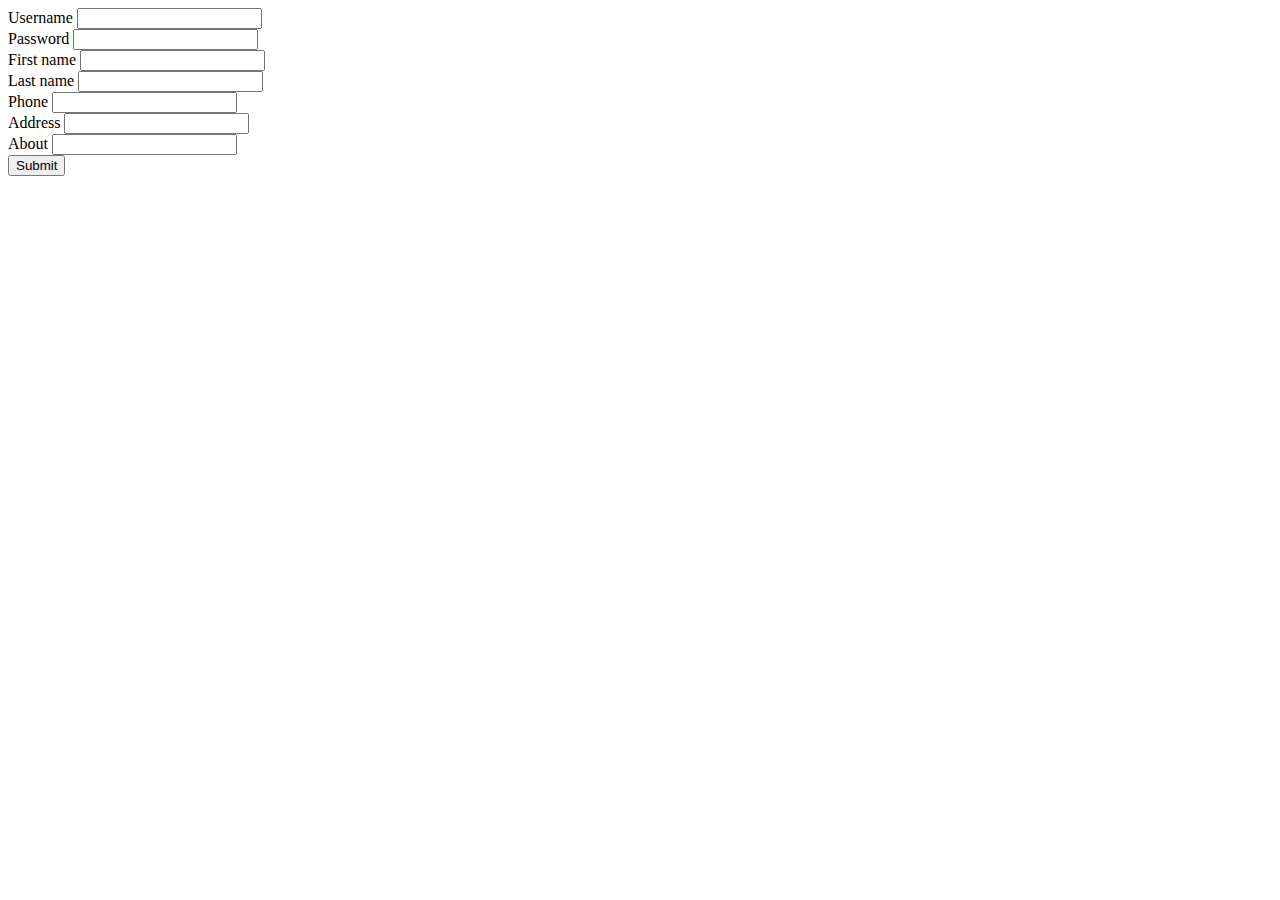
<file: signup.html>
<!DOCTYPE html>
<html lang="en">

<head>
    <meta charset="UTF-8">
    <meta http-equiv="X-UA-Compatible" content="IE=edge">
    <meta name="viewport" content="width=device-width, initial-scale=1.0">

    <link href="https://cdn.jsdelivr.net/npm/bootstrap@5.0.1/dist/css/bootstrap.min.css" rel="stylesheet" integrity="sha384-+0n0xVW2eSR5OomGNYDnhzAbDsOXxcvSN1TPprVMTNDbiYZCxYbOOl7+AMvyTG2x" crossorigin="anonymous">

    <title>Profile</title>
</head>

<body>
    <div class="container mt-5" style="max-width: 50%;">
        <form action="signup.php" method="POST">
            <div class="mb-3">
                <label for="username" class="form-label">Username</label>
                <input type="text" class="form-control" name="username" id="username" required>
            </div>

            <div class="mb-3">
                <label for="password" class="form-label">Password</label>
                <input type="password" class="form-control" name="password" id="password" required>
            </div>

            <div class="row">
                <div class="col">
                    <label for="password1" class="form-label">First name</label>
                    <input type="text" class="form-control" name="firstname" aria-label="First name" required>
                </div>
                <div class="col">
                    <label for="password2" class="form-label">Last name</label>
                    <input type="text" class="form-control" name="lastname" aria-label="Last name" required>
                </div>
            </div>

            <div class="mb-3">
                <label for="phone" class="form-label">Phone</label>
                <input type="text" class="form-control" name="phone" id="phone" required>
            </div>

            <div class="mb-3">
                <label for="address" class="form-label">Address</label>
                <input type="text" class="form-control" id="address" name="address" required>
            </div>

            <div class="mb-3">
                <label for="about" class="form-label">About</label>
                <input type="text" class="form-control" id="about" name="about" required>
            </div>

            <button type="submit" class="btn btn-primary">Submit</button>
        </form>
    </div>

    <script src="https://cdn.jsdelivr.net/npm/bootstrap@5.0.1/dist/js/bootstrap.bundle.min.js" integrity="sha384-gtEjrD/SeCtmISkJkNUaaKMoLD0//ElJ19smozuHV6z3Iehds+3Ulb9Bn9Plx0x4" crossorigin="anonymous"></script>
</body>

</html>
</file>
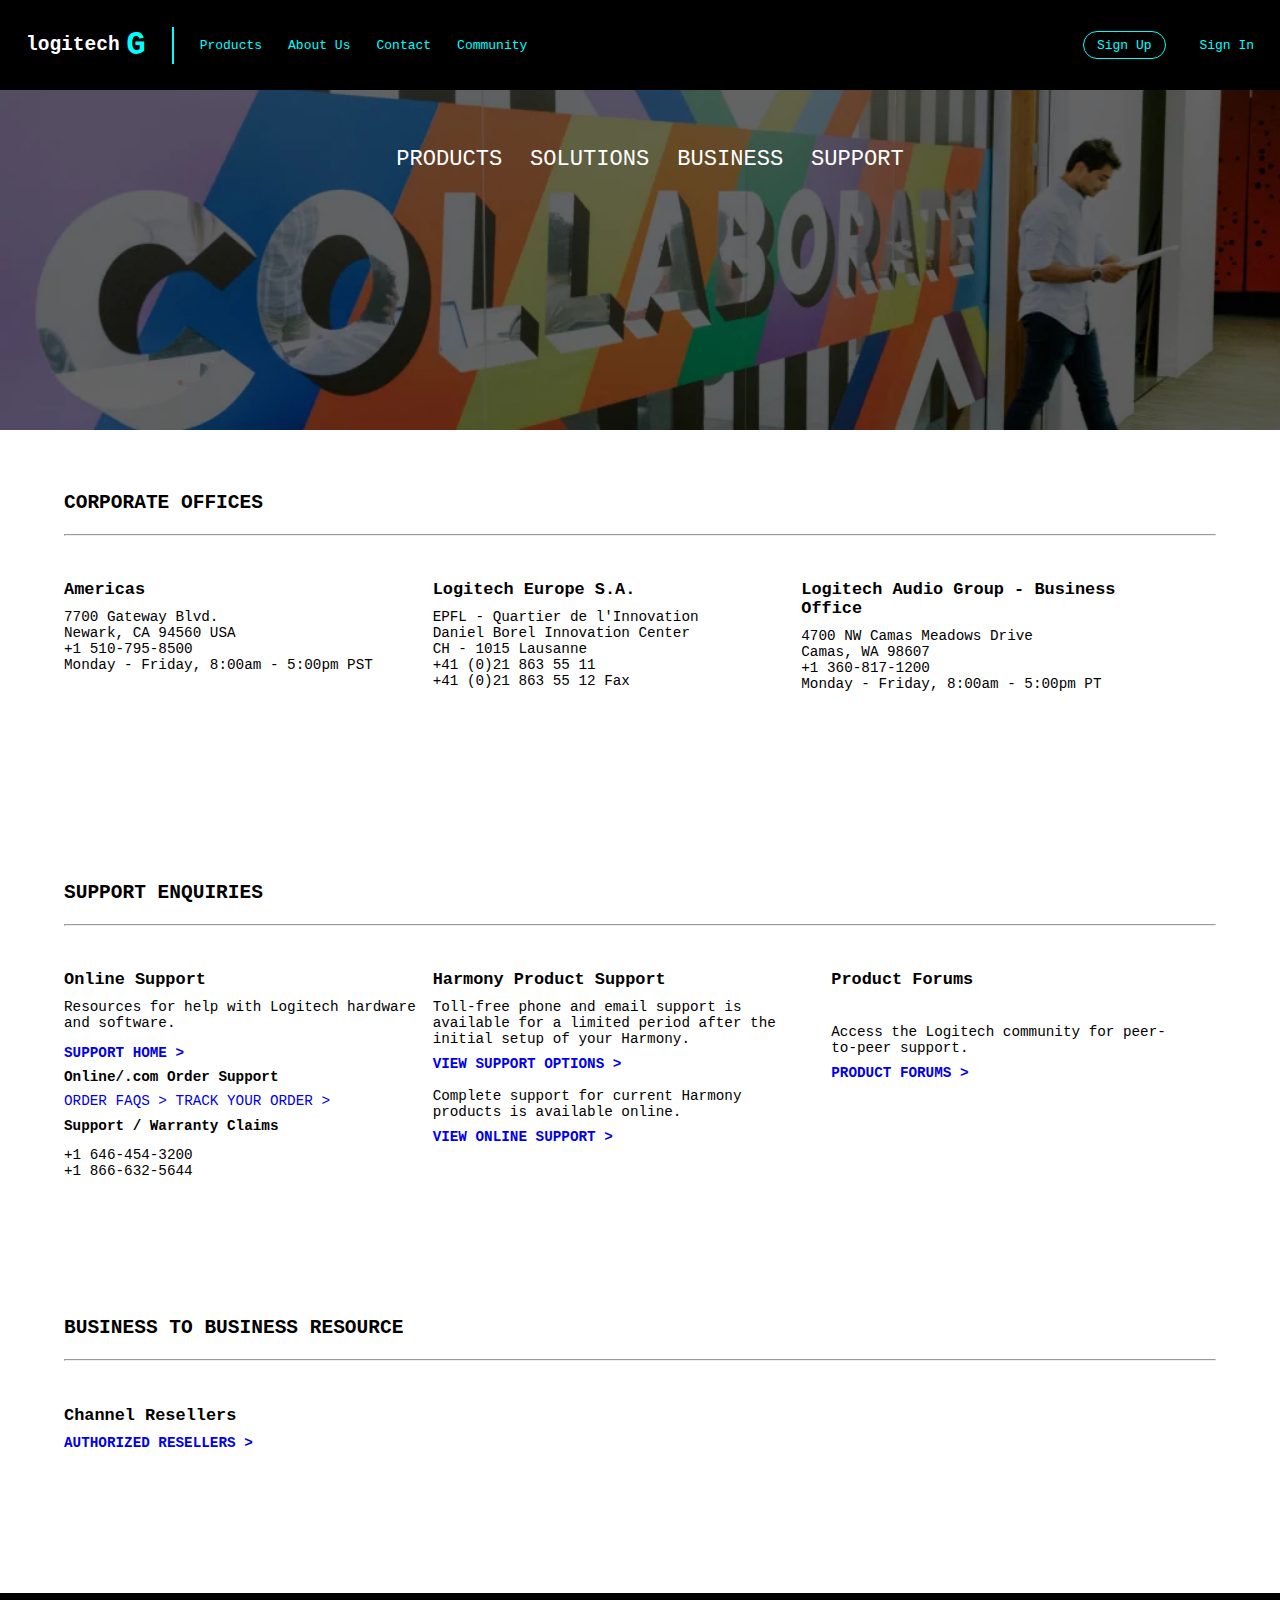
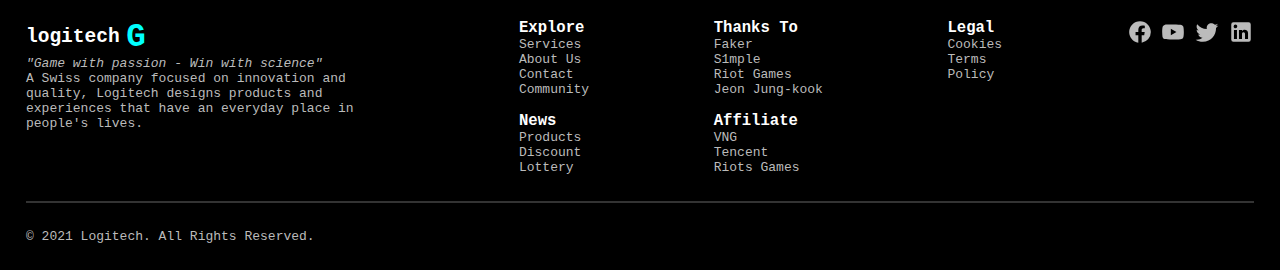
<file: contact/contact.html>
<!DOCTYPE html>
<html>
    <head>
        <meta charset="UTF-8">
        <meta http-equiv="X-UA-Compatible" content="IE=edge">
        <meta name="viewport" content="width=device-width, initial-scale=1.0">
        <link rel="stylesheet" href="./assets/css/contact-style.css">

        <title> Contact Us </title>
    </head>

    <body>
        <nav>
            <input type="checkbox">
            <svg viewBox="0 0 24 24">
                <path fill="currentColor" d="M22 13C22 14.11 21.11 15 20 15H4C2.9 15 2 14.11 2 13S2.9 11 4 11H13L15.5 13L18 11H20C21.11 11 22 11.9 22 13M12 3C3 3 3 9 3 9H21C21 9 21 3 12 3M3 18C3 19.66 4.34 21 6 21H18C19.66 21 21 19.66 21 18V17H3V18Z" />
            </svg>

            <ul>
                <li><a href="../index.html"><span>logitech</span><span>G</span></a></li>
                <li><a href="../products/product.html">Products</a></li>
                <li><a href="#">About Us</a></li>
                <li><a href="./contact.html">Contact</a></li>
                <li><a href="#">Community</a></li>

                <li class="last-nav-li hidden"><a href="#" class="button-style-2">Sign Up</a></li>
                <li class="last-nav-li hidden"><a href="#" onclick="show('popup1')">Sign In</a></li>
            </ul>

            <div>
                <a href="#" class="button-style-2">Sign Up</a>
                <a href="#" onclick="show('popup1')">Sign In</a>
            </div>
        </nav>

        <div class="main-s">
            <div class="main-banner-s">
                <div class="banner-image-s">
                    <img src="./assets/images/about-contact-hero.webp" alt="about-contact-us">
                    <div class="contact-items-s">
                        <p class="contact-item-s dropdown-products" onmouseover="handleDropdown('dropdown-products')" onmouseout="hideDropdown('dropdown-products')" 
                            onclick="expandDropdown('dropdown-products')"> PRODUCTS</P>
                            <div class="dropdown-expand dropdown-products-expand"></div>
                        <p class="contact-item-s dropdown-solutions" onmouseover="handleDropdown('dropdown-solutions')" onmouseout="hideDropdown('dropdown-solutions')"
                            onclick="expandDropdown('dropdown-solutions')"> SOLUTIONS</P>
                            <div class="dropdown-expand dropdown-solutions-expand"></div>
                        <p class="contact-item-s dropdown-business" onmouseover="handleDropdown('dropdown-business')" onmouseout="hideDropdown('dropdown-business')"
                            onclick="expandDropdown('dropdown-business')" > BUSINESS</P>
                            <div class="dropdown-expand dropdown-business-expand"></div>
                        <p class="contact-item-s dropdown-support" onmouseover="handleDropdown('dropdown-support')" onmouseout="hideDropdown('dropdown-support')"
                            onclick="expandDropdown('dropdown-support')" > SUPPORT</P>
                            <div class="dropdown-expand dropdown-support-expand"></div>
                    </div>
                    <div class="contact-info-dropdown-s dropdown-products" >
                        <div class="dropdown-inner">
                            <div class="dropdown-info-item-s dropdown-gap-1"></div>
                            <div class="dropdown-info-item-s dropdown-col-1">
                                <div class="dropdown-mice-key">
                                    <h4> MICE + KEYBOARDS </h4>
                                    <p> <a href="#"> Mice </a> </p>
                                    <p> <a href="#"> Combos </a> </p>
                                    <p> <a href="#"> Keyboards </a> </p>
                                    <p> <a href="#"> Ipad Keyboards </a> </p>
                                    <p> <a href="#"> Tablet Keyboards </a> </p>
                                </div>
                                <div class="dropdown-pre-remt">
                                    <h4> PRESENTATION REMOTE </h4>
                                    <p> <a href="#"> Spotlights </a> </p> 
                                    <p> <a href="#"> All presentations remotes </a> </p> 
                                </div>
                            </div>
                            <div class="dropdown-info-item-s dropdown-col-2">
                                <div class="dropdown-mob-devices">
                                    <h4> MOBILE DEVICES </h4>
                                    <p> <a href="#"> iPad Keyboards </a> </p>
                                    <p> <a href="#"> iPad Accessories </a> </p>
                                    <p> <a href="#"> Tablets Keyboards </a> </p>
                                    <p> <a href="#"> Smart Accessories </a> </p>
                                </div>  
                                <div class="dropdown-wire-charging"></div>
                            </div>
                            <div class="dropdown-info-item-s dropdown-col-3"></div>
                            <div class="dropdown-info-item-s dropdown-col-4"></div>
                            <div class="dropdown-info-item-s dropdown-col-5"></div>
                        </div>
                    </div>
                    <div class="contact-info-dropdown-s dropdown-solutions">
                        <div class="dropdown-inner">
                            <div class="dropdown-info-item-s dropdown-col-1">
                                <div class="dropdown-master-series">
                                    <h4> MASTER SERIES </h4>
                                    <p> <a href="#"> MX For Coding </a> </p>
                                    <p> <a href="#"> MX For Creativity </a> </p>
                                    <p> <a href="#"> Master Series Products </a> </p>
                                    <p> <a href="#"> Smart Accessories </a> </p>
                                </div>  
                                <div class="dropdown-work-with">
                                    <h4> WORK WITH </h4>
                                    <p> <a href="#"> Apple </a> </p>
                                    <p> <a href="#"> ChromeBook </a> </p>
                                </div>  
                            </div>
                        </div>
                    </div>
                    <div class="contact-info-dropdown-s dropdown-business">
                        <div class="dropdown-inner">
                            <div class="dropdown-info-item-s dropdown-col-1">
                                <div class="dropdown-business">
                                    <h4> VIDEO CONFERENCE </h4>
                                    <p> <a href="#"> Overviews </a> </p>
                                    <p> <a href="#"> Products </a> </p>
                                    <p> <a href="#"> Resources </a> </p>
                                    <p> <a href="#"> Partners </a> </p>
                                    <p> <a href="#"> Contact Sales </a> </p>
                                    <p> <a href="#"> Find a Reseller </a> </p>
                                    <p> <a href="#"> Trading Programs </a> </p>
                                </div>  
                            </div>
                        </div>
                    </div>
                    <div class="contact-info-dropdown-s dropdown-support">
                        <div class="dropdown-inner">
                            <div class="dropdown-info-item-s dropdown-col-1">
                                <div class="dropdown-support">
                                    <h4> SUPPORT </h4>
                                    <p> <a href="#"> Support Home </a> </p>
                                    <p> <a href="#"> Register a Products </a> </p>
                                    <p> <a href="#"> Downloads </a> </p>
                                    <p> <a href="#"> Partners </a> </p>
                                    <p> <a href="#"> Contact Sales </a> </p>
                                    <p> <a href="#"> Find a Reseller </a> </p>
                                    <p> <a href="#"> Trading Programs </a> </p>
                                </div>  
                            </div>
                            <div class="dropdown-info-item-s dropdown-col-2">
                                <div class="dropdown-business-support">
                                    <h4> BUSINESS SUPPORT </h4>
                                    <p> <a href="#"> Support Home </a> </p>
                                    <p> <a href="#"> Register a Products </a> </p>
                                    <p> <a href="#"> Downloads </a> </p>
                                    <p> <a href="#"> Partners </a> </p>
                                    <p> <a href="#"> Contact Sales </a> </p>
                                    <p> <a href="#"> Find a Reseller </a> </p>
                                    <p> <a href="#"> Trading Programs </a> </p>
                                </div>  
                            </div>
                        </div>
                    </div>
                    <script>
                    /*
                        function expandDropdown(className) {
                            let w = window.innerWidth;
                            if(w > 600) return ;

                            let newClassName = className + "-expand";
                            let expDropdown = document.getElementsByClassName(newClassName)[0];
                            if(expDropdown.innerHTML !== "") {
                                expDropdown.innerHTML = "";
                                return;
                            } 
                            let dropDownInfo = document.getElementsByClassName(className)[1].cloneNode(true);
                            let disp = dropDownInfo.style.display ;
                            disp = "none" ? "block" : "none";
                            dropDownInfo.style.display  = disp;
                            document.getElementsByClassName(newClassName)[0].appendChild(dropDownInfo);
                            //dropDownInfo.style.display = "none";

                        } */
                        function handleDropdown(className) {
                            let w = window.innerWidth;
                            if(w < 600) return ;
                            document.getElementsByClassName(className+"-expand")[0].innerHTML = "";

                            let dropDownInfo = document.getElementsByClassName(className)[1];
                            dropDownInfo.setAttribute("onmouseover", "showDropdown('"+className+"')");
                            dropDownInfo.setAttribute("onmouseout", "hideDropdown('"+className+"')");
                            showDropdown(className);
                        }

                        function showDropdown(className) {
                            let dropDown = document.getElementsByClassName(className)[1];
                            dropDown.style.display = "flex";
                        }
                        function hideDropdown(className) {
                            let w = window.innerWidth;
                            if(w < 600) return ;
                            document.getElementsByClassName(className+"-expand")[0].innerHTML = "";
                            let dropDown = document.getElementsByClassName(className)[1];
                            dropDown.style.display = "none";
                        }
                    </script>
                </div>
                
            </div>
            <div class="main-info-s">
                <div class="main-info-s-1">
                    <h2> CORPORATE OFFICES </h2>
                    <div class="top-blank-s"></div>
                    <hr >
                    <div class="bottom-blank-s"></div>
                    <div class="info-content-s">
                        <div class="info-col-1s info-col-s-1">
                            <p class="info-col-title-s"> <b> Americas </b> </p>
                            <p> 7700 Gateway Blvd. </p>
                            <p> Newark, CA 94560 USA </p>
                            <p> +1 510-795-8500 </p>
                            <p> Monday - Friday, 8:00am - 5:00pm PST </p>
                        </div>
                        <div class="info-col-1s info-col-s-2">
                            <p class="info-col-title-s"> <b> Logitech Europe S.A. </b></p>
                            <p> EPFL - Quartier de l'Innovation </p>
                            <p> Daniel Borel Innovation Center </p>
                            <p> CH - 1015 Lausanne </p>
                            <p> +41 (0)21 863 55 11 </p>
                            <p> +41 (0)21 863 55 12 Fax </p>
                        </div>
                        <div class="info-col-1s info-col-s-3">
                            <p class="info-col-title-s"> <b> Logitech Audio Group - Business Office </b></p>
                            <p> 4700 NW Camas Meadows Drive </p>
                            <p> Camas, WA  98607 </p>
                            <p> +1 360-817-1200 </p>
                            <p> Monday - Friday, 8:00am - 5:00pm PT </p>
                        </div>
                    </div>
                </div>

                <div class="info-gap-s"></div>

                <div class="main-info-s-1">
                    <h2> SUPPORT ENQUIRIES </h2>
                    <div class="top-blank-s"></div>
                    <hr>
                    <div class="bottom-blank-s"></div>
                    <div class="info-content-s">
                        <div class="info-col-1s info-col-s-1 info-col-s-21">
                            <p class="info-col-title-s"> <b> Online Support </b> </p>
                                <div class="col-21-gap-1-s"></div>
                            <p> Resources for help with Logitech hardware and software. </p>
                                <div class="col-21-gap-2-s"></div>
                            <p> <b> <a href="#">SUPPORT HOME > </a></b></p>
                                <div class="col-21-gap-3-s"></div>
                            <p> <b> Online/.com Order Support </b></p>
                                <div class="col-21-gap-4-s"></div>
                            <p> <a href="#"> ORDER FAQS > </a> <a href="#"> TRACK YOUR ORDER > </a> </p>
                                <div class="col-21-gap-5-s"></div>
                            <p> <b> Support / Warranty Claims </b> </p>
                                <div class="col-21-gap-6-s"></div>
                            <p> +1 646-454-3200 </p>
                            <p> +1 866-632-5644 </p>
                        </div>
                        <div class="info-col-1s info-col-s-2">
                            <p class="info-col-title-s"> <b> Harmony Product Support </b></p>
                                <div class="col-22-gap-1-s"></div>
                            <p> Toll-free phone and email support is available for a limited period after the initial setup of your Harmony. </p>
                                <div class="col-22-gap-2-s"></div>
                            <p> <b> <a href="#"> VIEW SUPPORT OPTIONS > </a></b> </p>
                                <div class="col-22-gap-3-s"></div>
                            <p> Complete support for current Harmony products is available online. </p>
                                <div class="col-22-gap-4-s"></div>
                            <p> <b> <a href="#">VIEW ONLINE SUPPORT > </a> </b></p>
                        </div>
                        <div class="info-col-1s info-col-s-3 info-col-23-s-3">
                            <p class="info-col-title-s"> <b> Product Forums </b></p>
                                <div class="col-23-gap-1-s"> </div>
                            <p> Access the Logitech community for peer-to-peer support. </p>
                                <div class="col-23-gap-2-s"> </div>
                            <p> <b> <a href="#">PRODUCT FORUMS > </a></b> </p>
                        </div>
                    </div>
                </div>

                <div class="info-gap-s"></div>

                <div class="main-info-s-1">
                    <h2> BUSINESS TO BUSINESS RESOURCE </h2>
                    <div class="top-blank-s"></div>
                    <hr >
                    <div class="bottom-blank-s col-31-bot-blank"></div>
                    <div class="info-content-s">
                        <div class="info-col-1s info-col-s-31">
                            <p class="info-col-title-s"> <b> Channel Resellers </b></p>
                            <p> <b> <a href="#">AUTHORIZED RESELLERS > </a></b></p>
                        </div>
                    </div>
                </div>
            </div>
        </div>

        <footer>
            <div>
                <div class="col-1">
                    <a href="#"><span>logitech</span><span>G</span></a>
                    <p style="font-style: italic;"> "Game with passion - Win with science"</p>
                    <p>A Swiss company focused on innovation and quality, 
                    Logitech designs products and experiences that have an
                     everyday place in people's lives.</p>
                </div>
                
                <div class="col-2">
                    <h4>Explore</h4>
                    <p>Services</p>
                    <p>About Us</p>
                    <p>Contact</p>
                    <p>Community</p>

                    <br>

                    <h4>News</h4>
                    <p>Products</p>
                    <p>Discount</p>
                    <p>Lottery</p>
                </div>

                <div class="col-3">
                    <h4>Thanks To</h4>
                    <p>Faker</p>
                    <p>S1mple</p>
                    <p>Riot Games</p>
                    <p>Jeon Jung-kook</p>

                    <br>

                    <h4>Affiliate</h4>
                    <p>VNG</p>
                    <p>Tencent</p>
                    <p>Riots Games</p>
                </div>

                <div class="col-4">
                    <h4>Legal</h4>
                    <p>Cookies</p>
                    <p>Terms</p>
                    <p>Policy</p>
                </div>

                <div class="social-media">
                    <svg class="facebook" viewBox="0 0 24 24">
                        <path fill="currentColor" d="M12 2.04C6.5 2.04 2 6.53 2 12.06C2 17.06 5.66 21.21 10.44 21.96V14.96H7.9V12.06H10.44V9.85C10.44 7.34 11.93 5.96 14.22 5.96C15.31 5.96 16.45 6.15 16.45 6.15V8.62H15.19C13.95 8.62 13.56 9.39 13.56 10.18V12.06H16.34L15.89 14.96H13.56V21.96A10 10 0 0 0 22 12.06C22 6.53 17.5 2.04 12 2.04Z" />
                    </svg>
            
                    <svg class="youtube" viewBox="0 0 24 24">
                        <path fill="currentColor" d="M10,15L15.19,12L10,9V15M21.56,7.17C21.69,7.64 21.78,8.27 21.84,9.07C21.91,9.87 21.94,10.56 21.94,11.16L22,12C22,14.19 21.84,15.8 21.56,16.83C21.31,17.73 20.73,18.31 19.83,18.56C19.36,18.69 18.5,18.78 17.18,18.84C15.88,18.91 14.69,18.94 13.59,18.94L12,19C7.81,19 5.2,18.84 4.17,18.56C3.27,18.31 2.69,17.73 2.44,16.83C2.31,16.36 2.22,15.73 2.16,14.93C2.09,14.13 2.06,13.44 2.06,12.84L2,12C2,9.81 2.16,8.2 2.44,7.17C2.69,6.27 3.27,5.69 4.17,5.44C4.64,5.31 5.5,5.22 6.82,5.16C8.12,5.09 9.31,5.06 10.41,5.06L12,5C16.19,5 18.8,5.16 19.83,5.44C20.73,5.69 21.31,6.27 21.56,7.17Z" />
                    </svg>
            
                    <svg class="twitter" viewBox="0 0 24 24">
                        <path fill="currentColor" d="M22.46,6C21.69,6.35 20.86,6.58 20,6.69C20.88,6.16 21.56,5.32 21.88,4.31C21.05,4.81 20.13,5.16 19.16,5.36C18.37,4.5 17.26,4 16,4C13.65,4 11.73,5.92 11.73,8.29C11.73,8.63 11.77,8.96 11.84,9.27C8.28,9.09 5.11,7.38 3,4.79C2.63,5.42 2.42,6.16 2.42,6.94C2.42,8.43 3.17,9.75 4.33,10.5C3.62,10.5 2.96,10.3 2.38,10C2.38,10 2.38,10 2.38,10.03C2.38,12.11 3.86,13.85 5.82,14.24C5.46,14.34 5.08,14.39 4.69,14.39C4.42,14.39 4.15,14.36 3.89,14.31C4.43,16 6,17.26 7.89,17.29C6.43,18.45 4.58,19.13 2.56,19.13C2.22,19.13 1.88,19.11 1.54,19.07C3.44,20.29 5.7,21 8.12,21C16,21 20.33,14.46 20.33,8.79C20.33,8.6 20.33,8.42 20.32,8.23C21.16,7.63 21.88,6.87 22.46,6Z" />
                    </svg>
            
                    <svg class="linkedin" viewBox="0 0 24 24">
                        <path fill="currentColor" d="M19 3A2 2 0 0 1 21 5V19A2 2 0 0 1 19 21H5A2 2 0 0 1 3 19V5A2 2 0 0 1 5 3H19M18.5 18.5V13.2A3.26 3.26 0 0 0 15.24 9.94C14.39 9.94 13.4 10.46 12.92 11.24V10.13H10.13V18.5H12.92V13.57C12.92 12.8 13.54 12.17 14.31 12.17A1.4 1.4 0 0 1 15.71 13.57V18.5H18.5M6.88 8.56A1.68 1.68 0 0 0 8.56 6.88C8.56 5.95 7.81 5.19 6.88 5.19A1.69 1.69 0 0 0 5.19 6.88C5.19 7.81 5.95 8.56 6.88 8.56M8.27 18.5V10.13H5.5V18.5H8.27Z" />
                    </svg>
                </div>
            </div>

            <div class="line-through"></div>

            <p>© 2021 Logitech. All Rights Reserved.</p>

            <div class="popup" id="popup1">
                <h1>Sign in</h1>
    
                <div class="sign-in-input">
                    <div class="fields">
                        <div class="fieldset">
                            <input type="text" class="before-FS" required="" autocomplete="off">
                            <h1 class="Fs-H"> <span>Email or phone</span></h1>
                            <label class="placeholder">Email or phone</label>
                        </div>
                    </div>
    
                    <div class="fields">
                        <div class="fieldset">
                            <input type="text" class="before-FS" required="" autocomplete="off">
                            <h1 class="Fs-H"> <span>Password</span></h1>
                            <label class="placeholder">Password</label>
                            <label class="Remember-me">
                                <input type="checkbox" class="custom-checkbox"/>
                                <span style="color:cyan; position: absolute; left: 25px; top: 60px">Remember me?</span>
                            </label>
                        </div>
                    </div>
                    
                </div>
    
                <div class="login-option">
                    <button onclick="hide('popup1')">Cancel</button>
                    <button>Login</button>
                    <a href=# class="clear"> Forgot Password?</a>
                </div>
            </div>
    
            <script src="../script.js"></script>
        </footer>
    </body>
</html>
</file>
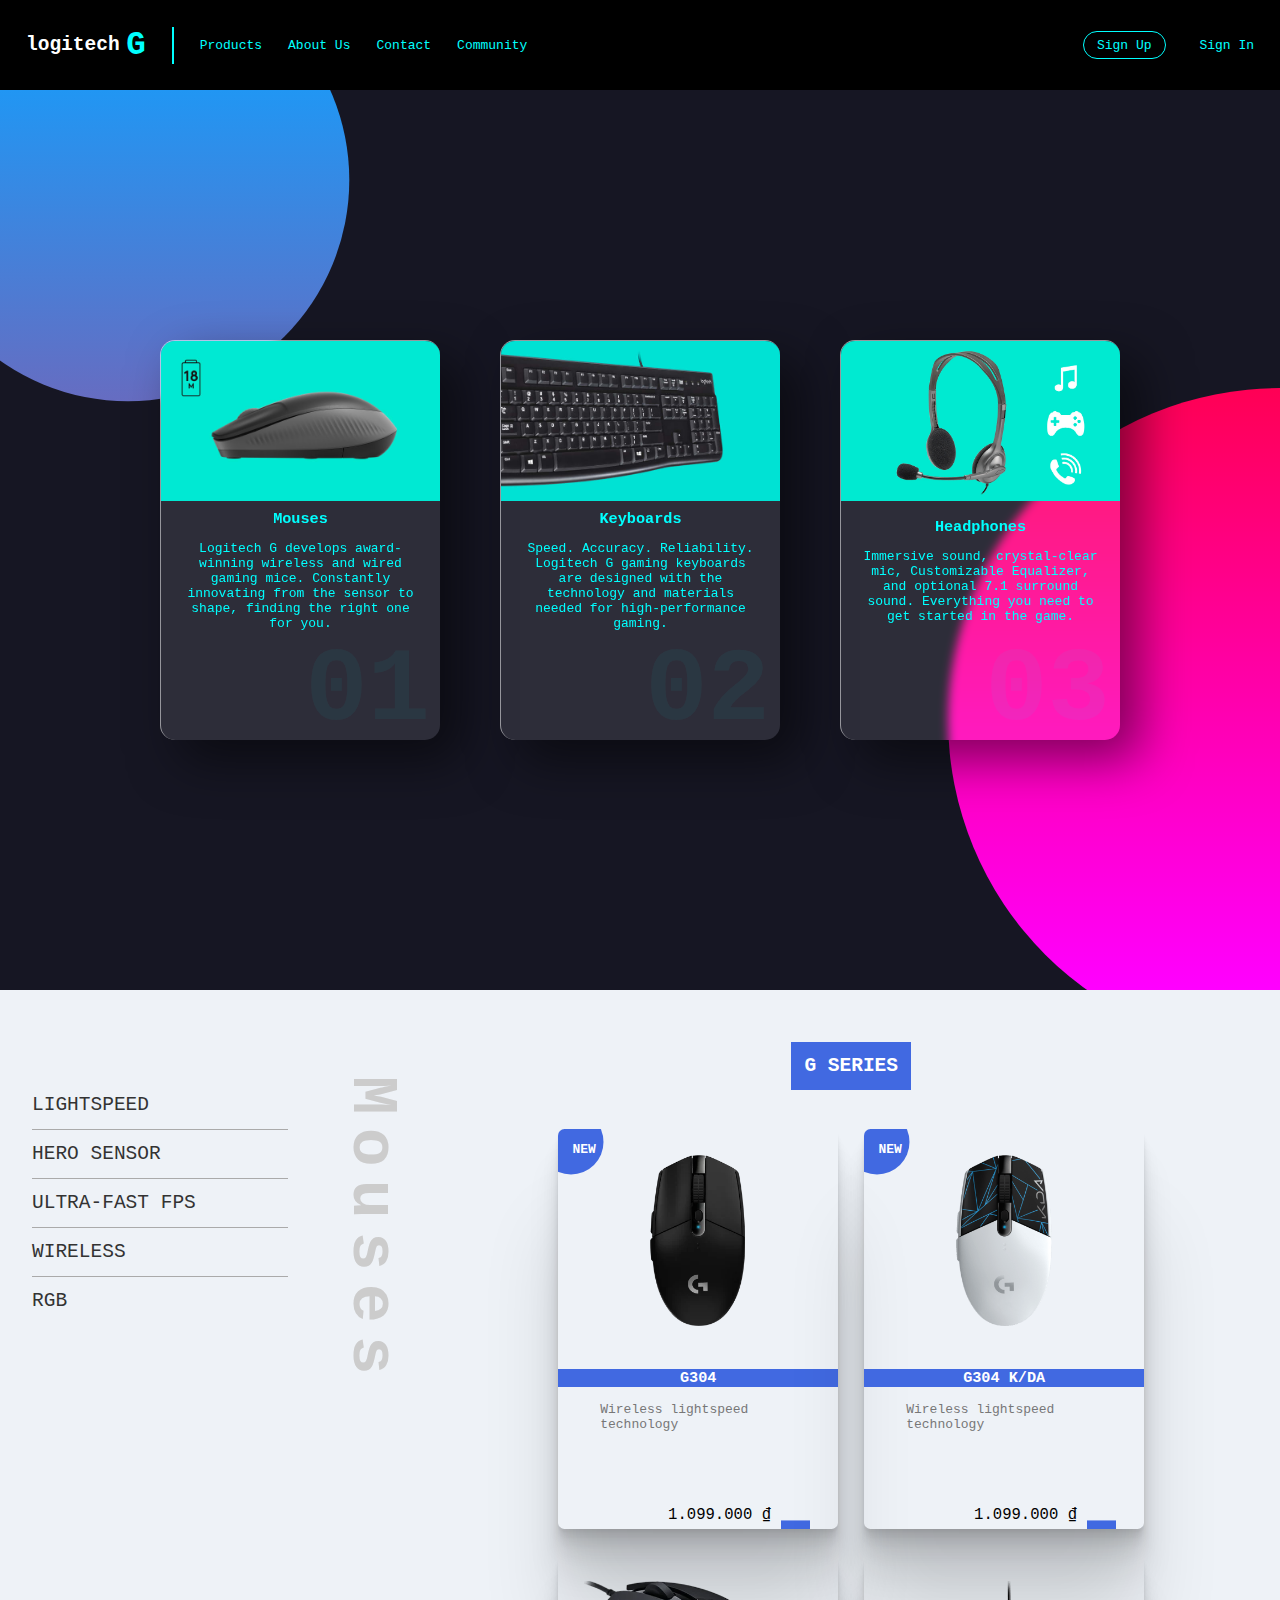
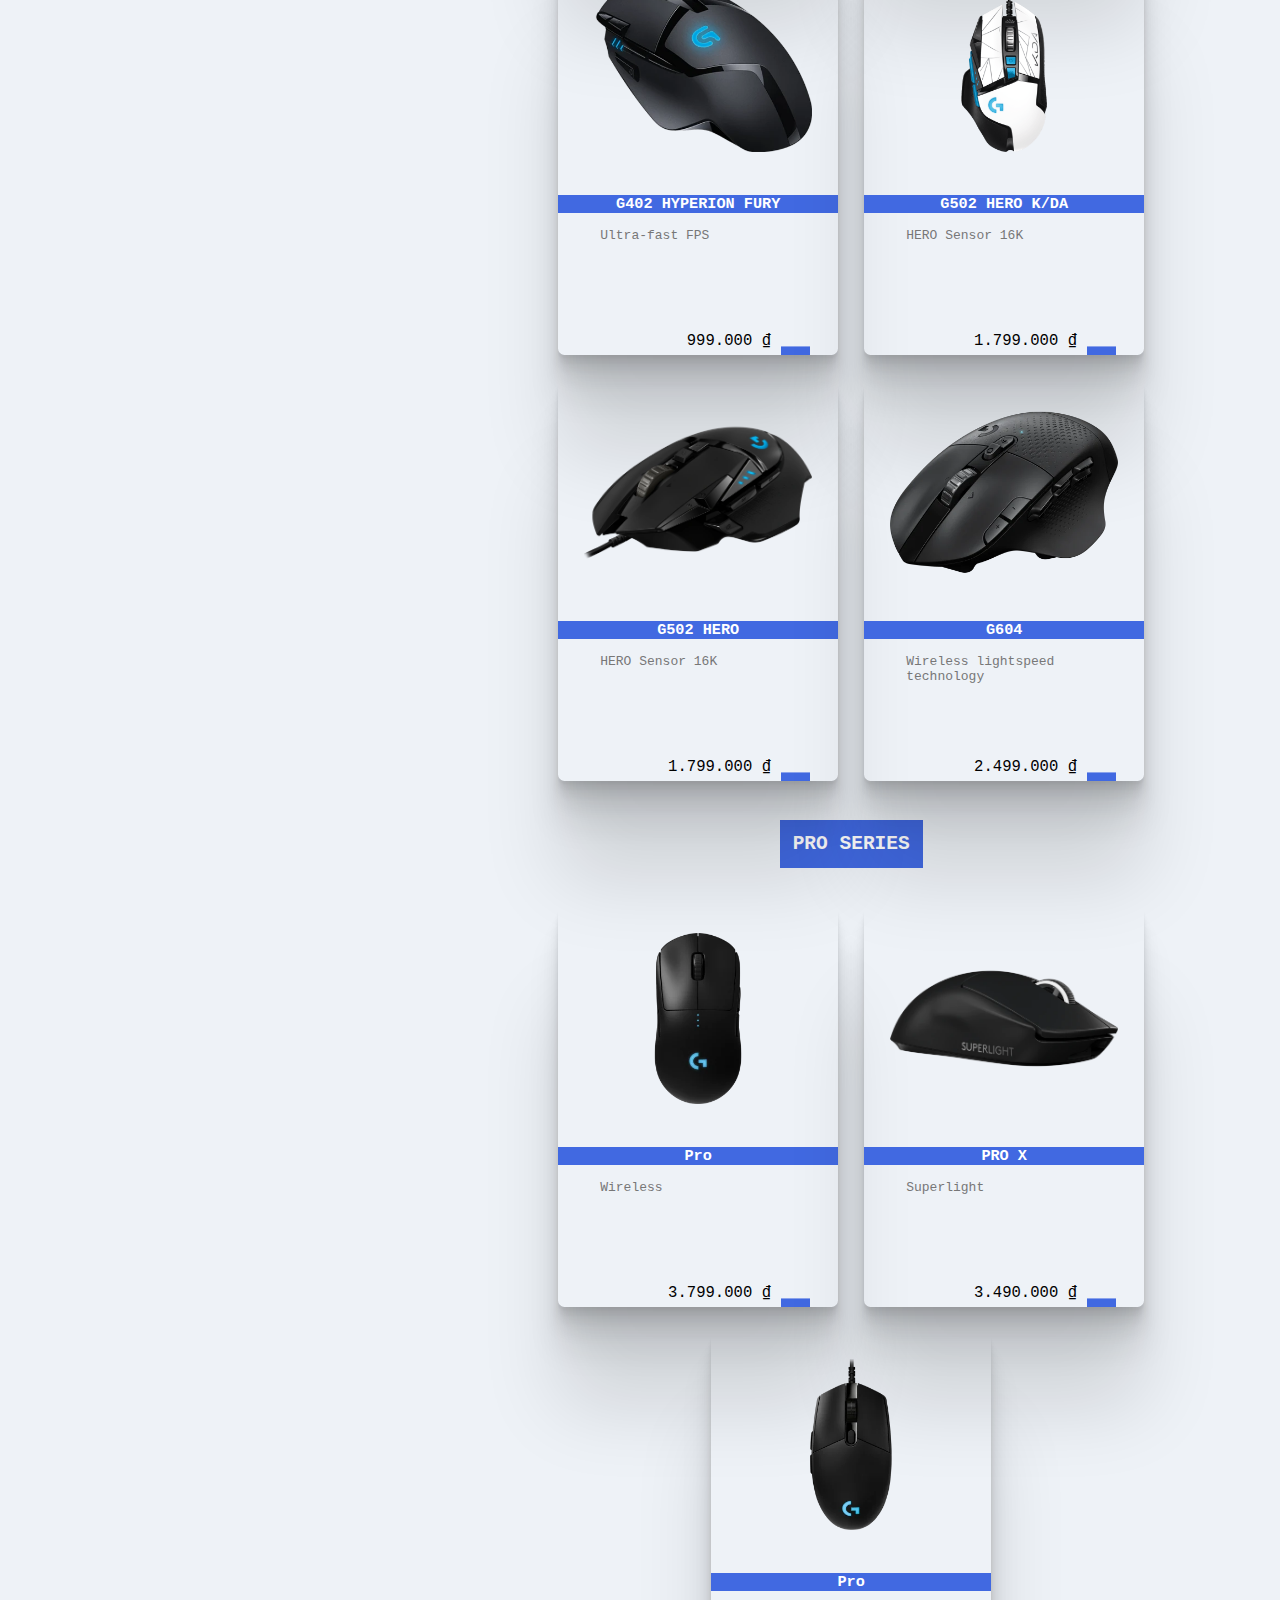
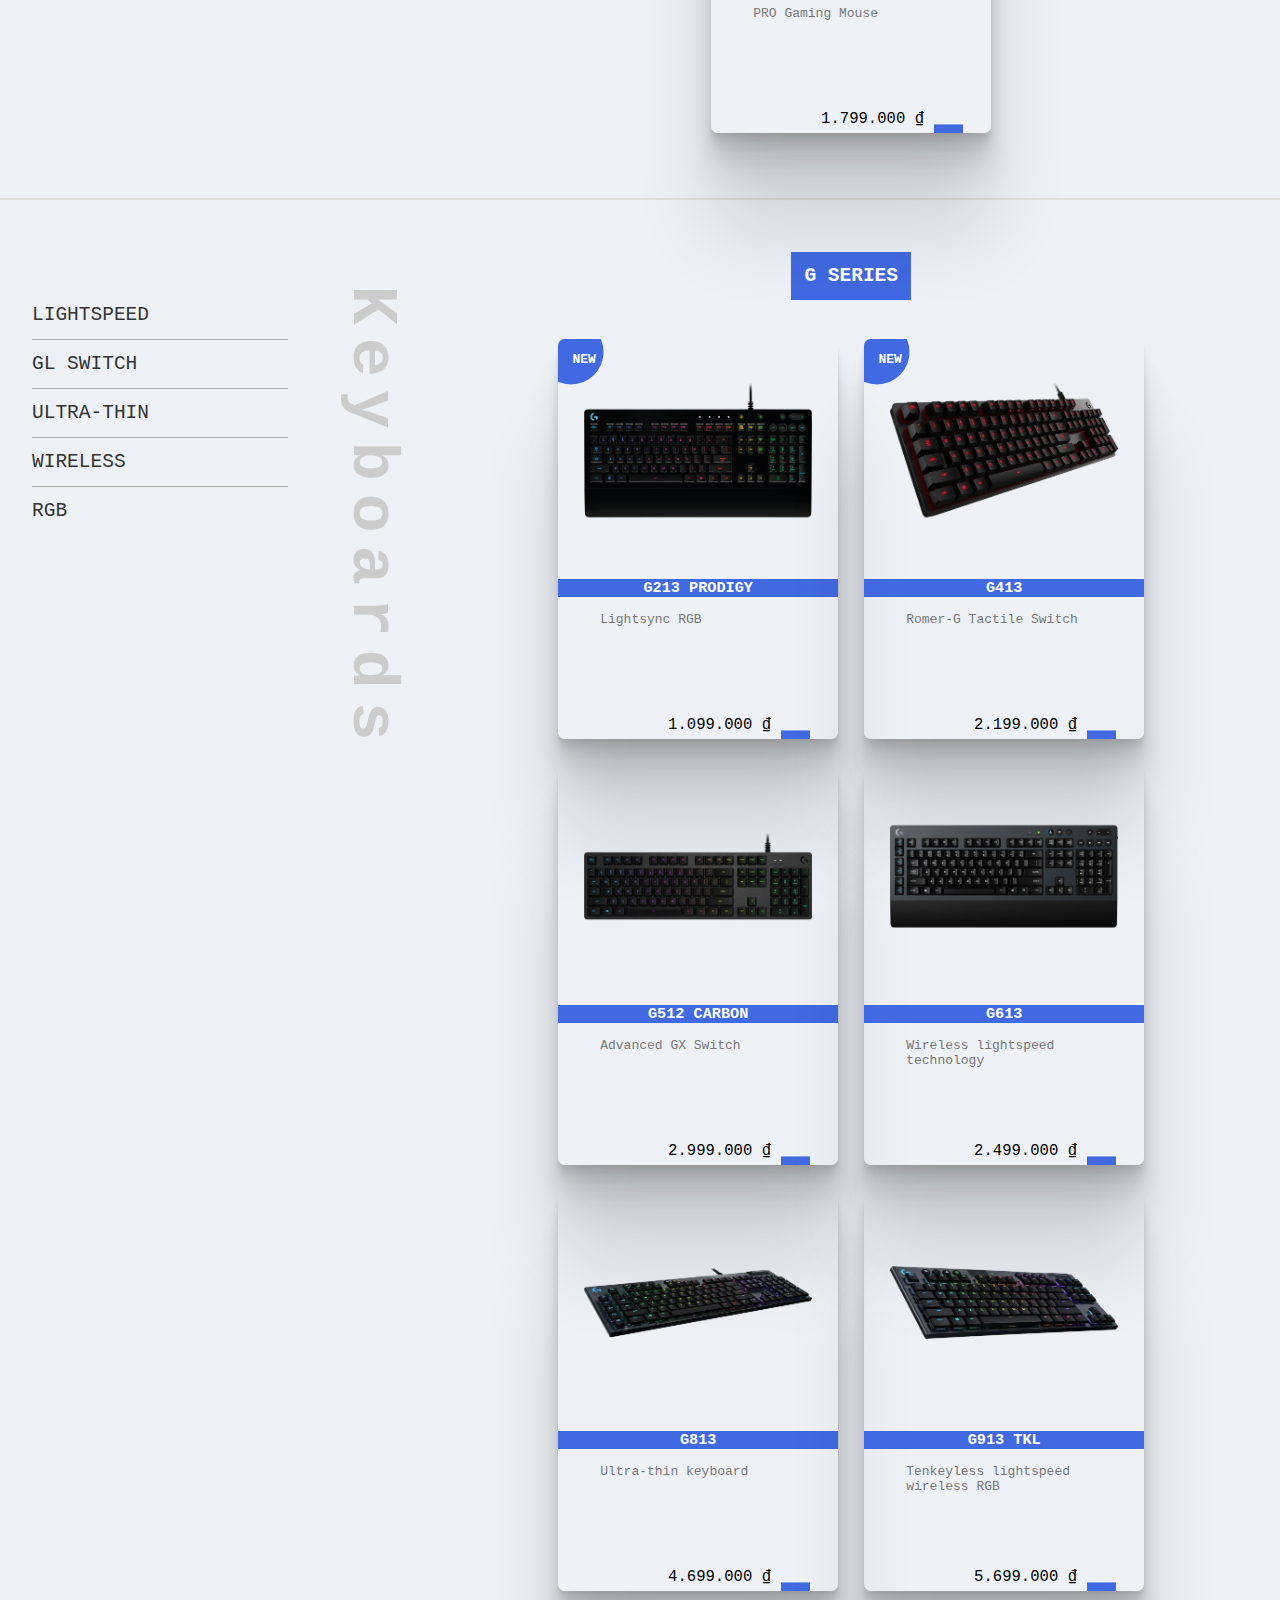
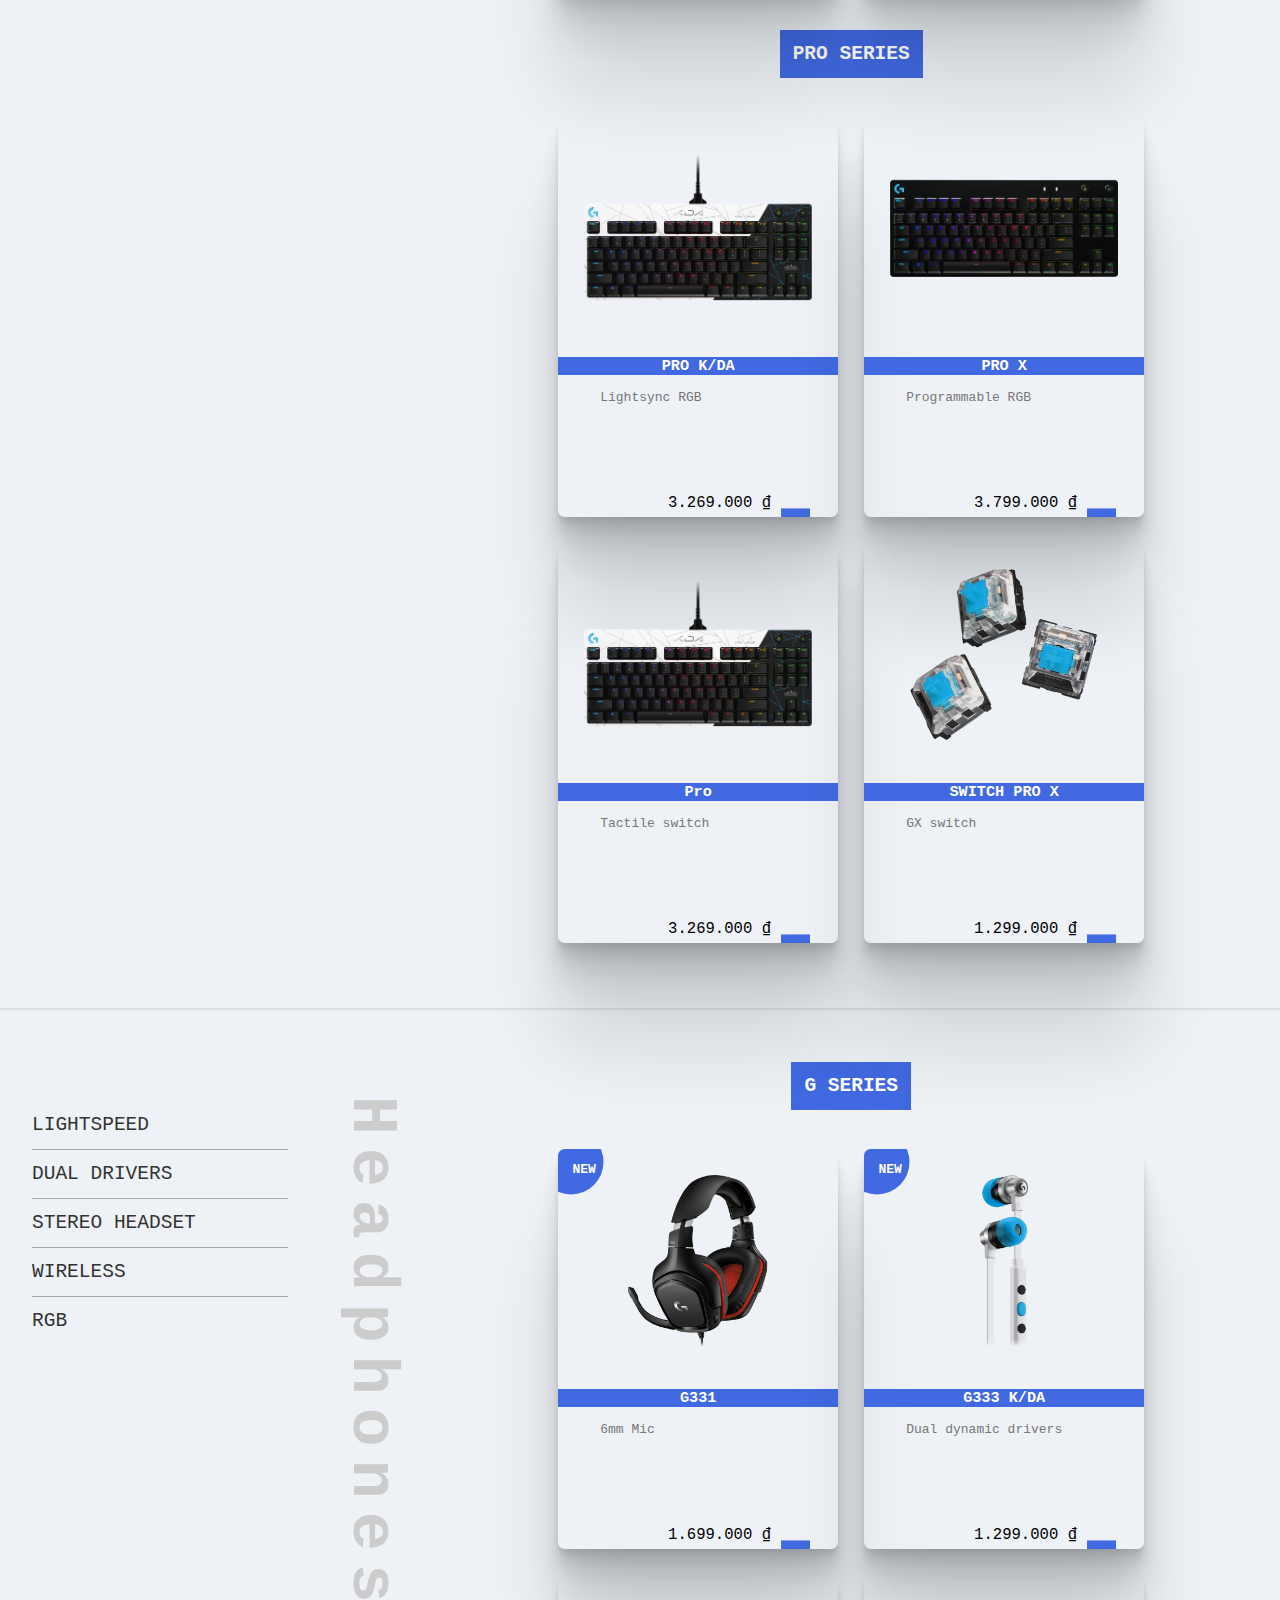
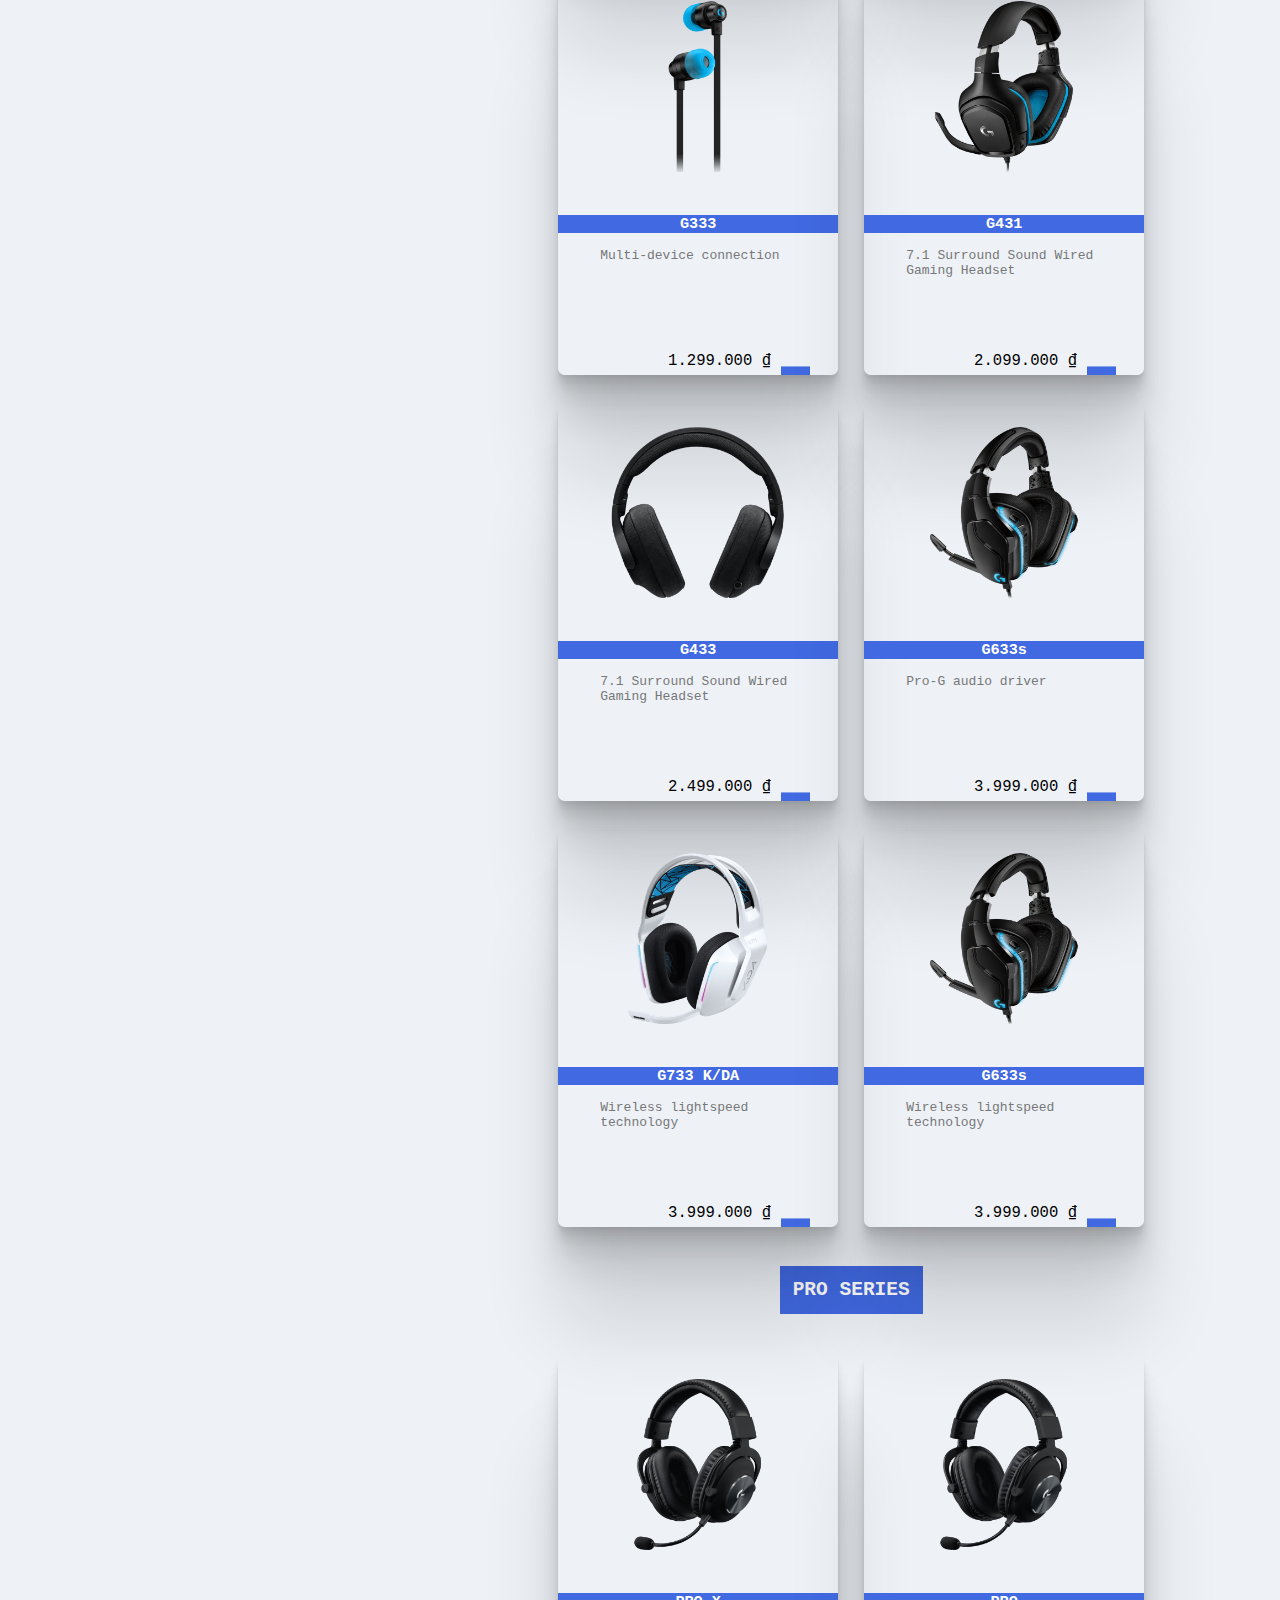
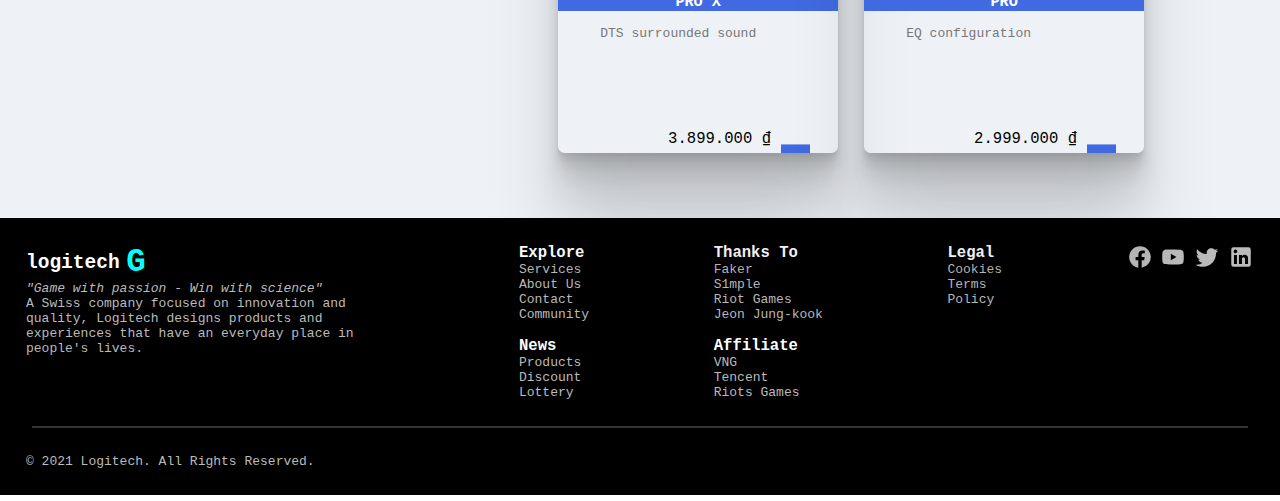
<file: products/product.html>
<!DOCTYPE html>
<html lang="en">
<head>
    <meta charset="UTF-8">
    <meta http-equiv="X-UA-Compatible" content="IE=edge">
    <meta name="viewport" content="width=device-width, initial-scale=1.0">
    
    <link rel="stylesheet" href="style.css">
    
    <title>Products</title>
</head>
<body>
    <nav>
        <input type="checkbox">
        <svg viewBox="0 0 24 24">
            <path fill="currentColor" d="M22 13C22 14.11 21.11 15 20 15H4C2.9 15 2 14.11 2 13S2.9 11 4 11H13L15.5 13L18 11H20C21.11 11 22 11.9 22 13M12 3C3 3 3 9 3 9H21C21 9 21 3 12 3M3 18C3 19.66 4.34 21 6 21H18C19.66 21 21 19.66 21 18V17H3V18Z" />
        </svg>

        <ul>
            <li><a href="../index.html"><span>logitech</span><span>G</span></a></li>
            <li><a href="./product.html">Products</a></li>
            <li><a href="#">About Us</a></li>
            <li><a href="../contact/contact.html">Contact</a></li>
            <li><a href="#">Community</a></li>

            <li class="last-nav-li hidden"><a href="#" class="button-style-2">Sign Up</a></li>
            <li class="last-nav-li hidden"><a href="#" onclick="show('popup1')">Sign In</a></li>
        </ul>

        <div>
            <a href="#" class="button-style-2">Sign Up</a>
            <a href="#" onclick="show('popup1')">Sign In</a>
        </div>
    </nav>


    <article class="article-1">
        <div class="container">
            <div class="card">
                <img src="imgs/card-1.jpg" alt="">
                <h2>01</h2>
                <div class="content">
                    <h3>Mouses</h3>
                    <p>Logitech G develops award-winning wireless and wired gaming mice. 
                        Constantly innovating from the sensor to shape, finding the right one for you.</p>
                </div>
                <a href="#mouse">Details</a>
            </div>

            <div class="card">
                <img src="imgs/card-2.jpg" alt="">
                <h2>02</h2>
                <div class="content">
                    <h3>Keyboards</h3>
                    <p>Speed. Accuracy. Reliability. Logitech G gaming keyboards are 
                        designed with the technology and materials needed for high-performance gaming.</p>
                </div>
                <a href="#keyboard">Details</a>
            </div>

            <div class="card">
                <img src="imgs/card-3.jpg" alt="">
                <h2>03</h2>
                <div class="content">
                    <h3>Headphones</h3>
                    <p>Immersive sound, crystal-clear mic, Customizable Equalizer, 
                        and optional 7.1 surround sound. 
                        Everything you need to get started in the game.</p>
                </div>
                <a href="#headphone">Details</a>
            </div>
        </div>
    </article>

    <article class="article-2" id="mouse">
        <div class="left-sidebar">
            <ul>
                <li>LIGHTSPEED</li>
                <li>HERO SENSOR</li>
                <li>ULTRA-FAST FPS</li>
                <li>WIRELESS</li>
                <li>RGB</li>
            </ul>
        </div>
        <div class="title">
            <h1>Mouses</h1>
        </div>
        <div class="container">
            <h2>G SERIES</h2>
            <div class="main-container">
                <div class="card">
                    <div class="new">
                        <h4>NEW</h4>
                    </div>
                    <div class="product-img">
                        <img src="imgs/mouses/G series/G304 (NEW, WIRELESS LIGHTSPEED).webp" alt="">
                    </div>
                    <div class="content">
                        <h3>G304</h3>
                        <br>
                        <p>Wireless lightspeed technology</p>
                        
                    </div>
                    <p class="price">1.099.000 ₫</p>
                    <a href="#">
                        <svg style="width:24px;height:24px" viewBox="0 0 24 24">
                            <path fill="currentColor" d="M10,0V4H8L12,8L16,4H14V0M1,2V4H3L6.6,11.59L5.25,14.04C5.09,14.32 5,14.65 5,15A2,2 0 0,0 7,17H19V15H7.42C7.29,15 7.17,14.89 7.17,14.75L7.2,14.63L8.1,13H15.55C16.3,13 16.96,12.59 17.3,11.97L21.16,4.96L19.42,4H19.41L18.31,6L15.55,11H8.53L8.4,10.73L6.16,6L5.21,4L4.27,2M7,18A2,2 0 0,0 5,20A2,2 0 0,0 7,22A2,2 0 0,0 9,20A2,2 0 0,0 7,18M17,18A2,2 0 0,0 15,20A2,2 0 0,0 17,22A2,2 0 0,0 19,20A2,2 0 0,0 17,18Z" />
                        </svg>
                    </a>
                </div>
    
                <div class="card">
                    <div class="new">
                        <h4>NEW</h4>
                    </div>
                    <div class="product-img">
                        <img src="imgs/mouses/G series/G304 K-DA (NEW, WIRELESS LIGHTSPEED).webp" alt="">
                    </div>
                    <div class="content">
                        <h3>G304 K/DA</h3>
                        <br>
                        <p>Wireless lightspeed technology</p>
                    </div>
                    <p class="price">1.099.000 ₫</p>
                    <a href="#">
                        <svg style="width:24px;height:24px" viewBox="0 0 24 24">
                            <path fill="currentColor" d="M10,0V4H8L12,8L16,4H14V0M1,2V4H3L6.6,11.59L5.25,14.04C5.09,14.32 5,14.65 5,15A2,2 0 0,0 7,17H19V15H7.42C7.29,15 7.17,14.89 7.17,14.75L7.2,14.63L8.1,13H15.55C16.3,13 16.96,12.59 17.3,11.97L21.16,4.96L19.42,4H19.41L18.31,6L15.55,11H8.53L8.4,10.73L6.16,6L5.21,4L4.27,2M7,18A2,2 0 0,0 5,20A2,2 0 0,0 7,22A2,2 0 0,0 9,20A2,2 0 0,0 7,18M17,18A2,2 0 0,0 15,20A2,2 0 0,0 17,22A2,2 0 0,0 19,20A2,2 0 0,0 17,18Z" />
                        </svg>
                    </a>
                </div>
    
                <div class="card">
                    <div class="product-img">
                        <img src="imgs/mouses/G series/G402 HYPERION FURY (ULTRA-FAST FPS).webp" alt="">
                    </div>
                    <div class="content">
                        <h3>G402 HYPERION FURY</h3>
                        <br>
                        <p>Ultra-fast FPS</p>
                    </div>
                    <p class="price">999.000 ₫</p>
                    <a href="#">
                        <svg style="width:24px;height:24px" viewBox="0 0 24 24">
                            <path fill="currentColor" d="M10,0V4H8L12,8L16,4H14V0M1,2V4H3L6.6,11.59L5.25,14.04C5.09,14.32 5,14.65 5,15A2,2 0 0,0 7,17H19V15H7.42C7.29,15 7.17,14.89 7.17,14.75L7.2,14.63L8.1,13H15.55C16.3,13 16.96,12.59 17.3,11.97L21.16,4.96L19.42,4H19.41L18.31,6L15.55,11H8.53L8.4,10.73L6.16,6L5.21,4L4.27,2M7,18A2,2 0 0,0 5,20A2,2 0 0,0 7,22A2,2 0 0,0 9,20A2,2 0 0,0 7,18M17,18A2,2 0 0,0 15,20A2,2 0 0,0 17,22A2,2 0 0,0 19,20A2,2 0 0,0 17,18Z" />
                        </svg>
                    </a>
                </div>
    
                <div class="card">
                    <div class="product-img">
                        <img src="imgs/mouses/G series/G502 HERO K-DA.webp" alt="">
                    </div>
                    <div class="content">
                        <h3>G502 HERO K/DA</h3>
                        <br>
                        <p>HERO Sensor 16K</p>
                    </div>
                    <p class="price">1.799.000 ₫</p>
                    <a href="#">
                        <svg style="width:24px;height:24px" viewBox="0 0 24 24">
                            <path fill="currentColor" d="M10,0V4H8L12,8L16,4H14V0M1,2V4H3L6.6,11.59L5.25,14.04C5.09,14.32 5,14.65 5,15A2,2 0 0,0 7,17H19V15H7.42C7.29,15 7.17,14.89 7.17,14.75L7.2,14.63L8.1,13H15.55C16.3,13 16.96,12.59 17.3,11.97L21.16,4.96L19.42,4H19.41L18.31,6L15.55,11H8.53L8.4,10.73L6.16,6L5.21,4L4.27,2M7,18A2,2 0 0,0 5,20A2,2 0 0,0 7,22A2,2 0 0,0 9,20A2,2 0 0,0 7,18M17,18A2,2 0 0,0 15,20A2,2 0 0,0 17,22A2,2 0 0,0 19,20A2,2 0 0,0 17,18Z" />
                        </svg>
                    </a>
                </div>
    
                <div class="card">
                    <div class="product-img">
                        <img src="imgs/mouses/G series/G502 HERO.webp" alt="">
                    </div>
                    <div class="content">
                        <h3>G502 HERO</h3>
                        <br>
                        <p>HERO Sensor 16K</p>
                    </div>
                    <p class="price">1.799.000 ₫</p>
                    <a href="#">
                        <svg style="width:24px;height:24px" viewBox="0 0 24 24">
                            <path fill="currentColor" d="M10,0V4H8L12,8L16,4H14V0M1,2V4H3L6.6,11.59L5.25,14.04C5.09,14.32 5,14.65 5,15A2,2 0 0,0 7,17H19V15H7.42C7.29,15 7.17,14.89 7.17,14.75L7.2,14.63L8.1,13H15.55C16.3,13 16.96,12.59 17.3,11.97L21.16,4.96L19.42,4H19.41L18.31,6L15.55,11H8.53L8.4,10.73L6.16,6L5.21,4L4.27,2M7,18A2,2 0 0,0 5,20A2,2 0 0,0 7,22A2,2 0 0,0 9,20A2,2 0 0,0 7,18M17,18A2,2 0 0,0 15,20A2,2 0 0,0 17,22A2,2 0 0,0 19,20A2,2 0 0,0 17,18Z" />
                        </svg>
                    </a>
                </div>
    
                <div class="card">
                    <div class="product-img">
                        <img src="imgs/mouses/G series/G604 (WIRELESS LIGHTSPEED).webp" alt="">
                    </div>
                    <div class="content">
                        <h3>G604</h3>
                        <br>
                        <p>Wireless lightspeed technology</p>
                    </div>
                    <p class="price">2.499.000 ₫</p>
                    <a href="#">
                        <svg style="width:24px;height:24px" viewBox="0 0 24 24">
                            <path fill="currentColor" d="M10,0V4H8L12,8L16,4H14V0M1,2V4H3L6.6,11.59L5.25,14.04C5.09,14.32 5,14.65 5,15A2,2 0 0,0 7,17H19V15H7.42C7.29,15 7.17,14.89 7.17,14.75L7.2,14.63L8.1,13H15.55C16.3,13 16.96,12.59 17.3,11.97L21.16,4.96L19.42,4H19.41L18.31,6L15.55,11H8.53L8.4,10.73L6.16,6L5.21,4L4.27,2M7,18A2,2 0 0,0 5,20A2,2 0 0,0 7,22A2,2 0 0,0 9,20A2,2 0 0,0 7,18M17,18A2,2 0 0,0 15,20A2,2 0 0,0 17,22A2,2 0 0,0 19,20A2,2 0 0,0 17,18Z" />
                        </svg>
                    </a>
                </div>
            </div>
            
            <h2>PRO SERIES</h2>
            <div class="main-container">
                <div class="card">
                    <div class="product-img">
                        <img src="imgs/mouses/Pro Series/PRO (WIRELESS).webp" alt="">
                    </div>
                    <div class="content">
                        <h3>Pro</h3>
                        <br>
                        <p>Wireless</p>
                        
                    </div>
                    <p class="price">3.799.000 ₫</p>
                    <a href="#">
                        <svg style="width:24px;height:24px" viewBox="0 0 24 24">
                            <path fill="currentColor" d="M10,0V4H8L12,8L16,4H14V0M1,2V4H3L6.6,11.59L5.25,14.04C5.09,14.32 5,14.65 5,15A2,2 0 0,0 7,17H19V15H7.42C7.29,15 7.17,14.89 7.17,14.75L7.2,14.63L8.1,13H15.55C16.3,13 16.96,12.59 17.3,11.97L21.16,4.96L19.42,4H19.41L18.31,6L15.55,11H8.53L8.4,10.73L6.16,6L5.21,4L4.27,2M7,18A2,2 0 0,0 5,20A2,2 0 0,0 7,22A2,2 0 0,0 9,20A2,2 0 0,0 7,18M17,18A2,2 0 0,0 15,20A2,2 0 0,0 17,22A2,2 0 0,0 19,20A2,2 0 0,0 17,18Z" />
                        </svg>
                    </a>
                </div>
    
                <div class="card">
                    <div class="product-img">
                        <img src="imgs/mouses/Pro Series/PRO X (SUPERLIGHT).webp" alt="">
                    </div>
                    <div class="content">
                        <h3>PRO X</h3>
                        <br>
                        <p>Superlight</p>
                    </div>
                    <p class="price">3.490.000 ₫</p>
                    <a href="#">
                        <svg style="width:24px;height:24px" viewBox="0 0 24 24">
                            <path fill="currentColor" d="M10,0V4H8L12,8L16,4H14V0M1,2V4H3L6.6,11.59L5.25,14.04C5.09,14.32 5,14.65 5,15A2,2 0 0,0 7,17H19V15H7.42C7.29,15 7.17,14.89 7.17,14.75L7.2,14.63L8.1,13H15.55C16.3,13 16.96,12.59 17.3,11.97L21.16,4.96L19.42,4H19.41L18.31,6L15.55,11H8.53L8.4,10.73L6.16,6L5.21,4L4.27,2M7,18A2,2 0 0,0 5,20A2,2 0 0,0 7,22A2,2 0 0,0 9,20A2,2 0 0,0 7,18M17,18A2,2 0 0,0 15,20A2,2 0 0,0 17,22A2,2 0 0,0 19,20A2,2 0 0,0 17,18Z" />
                        </svg>
                    </a>
                </div>
    
                <div class="card">
                    <div class="product-img">
                        <img src="imgs/mouses/Pro Series/PRO.webp" alt="">
                    </div>
                    <div class="content">
                        <h3>Pro</h3>
                        <br>
                        <p>PRO Gaming Mouse</p>
                    </div>
                    <p class="price">1.799.000 ₫</p>
                    <a href="#">
                        <svg style="width:24px;height:24px" viewBox="0 0 24 24">
                            <path fill="currentColor" d="M10,0V4H8L12,8L16,4H14V0M1,2V4H3L6.6,11.59L5.25,14.04C5.09,14.32 5,14.65 5,15A2,2 0 0,0 7,17H19V15H7.42C7.29,15 7.17,14.89 7.17,14.75L7.2,14.63L8.1,13H15.55C16.3,13 16.96,12.59 17.3,11.97L21.16,4.96L19.42,4H19.41L18.31,6L15.55,11H8.53L8.4,10.73L6.16,6L5.21,4L4.27,2M7,18A2,2 0 0,0 5,20A2,2 0 0,0 7,22A2,2 0 0,0 9,20A2,2 0 0,0 7,18M17,18A2,2 0 0,0 15,20A2,2 0 0,0 17,22A2,2 0 0,0 19,20A2,2 0 0,0 17,18Z" />
                        </svg>
                    </a>
                </div>
            </div>
        </div>
    </article>

    <div class="line-through"></div>

    <article class="article-2" id="keyboard">
        <div class="left-sidebar">
            <ul>
                <li>LIGHTSPEED</li>
                <li>GL SWITCH</li>
                <li>ULTRA-THIN</li>
                <li>WIRELESS</li>
                <li>RGB</li>
            </ul>
        </div>
        <div class="title">
            <h1>Keyboards</h1>
        </div>
        <div class="container">
            <h2>G SERIES</h2>
            <div class="main-container">
                <div class="card">
                    <div class="new">
                        <h4>NEW</h4>
                    </div>
                    <div class="product-img">
                        <img src="imgs/keyboards/G-series/g213-prodigy.webp" alt="">
                    </div>
                    <div class="content">
                        <h3>G213 PRODIGY</h3>
                        <br>
                        <p>Lightsync RGB</p>
                        
                    </div>
                    <p class="price">1.099.000 ₫</p>
                    <a href="#">
                        <svg style="width:24px;height:24px" viewBox="0 0 24 24">
                            <path fill="currentColor" d="M10,0V4H8L12,8L16,4H14V0M1,2V4H3L6.6,11.59L5.25,14.04C5.09,14.32 5,14.65 5,15A2,2 0 0,0 7,17H19V15H7.42C7.29,15 7.17,14.89 7.17,14.75L7.2,14.63L8.1,13H15.55C16.3,13 16.96,12.59 17.3,11.97L21.16,4.96L19.42,4H19.41L18.31,6L15.55,11H8.53L8.4,10.73L6.16,6L5.21,4L4.27,2M7,18A2,2 0 0,0 5,20A2,2 0 0,0 7,22A2,2 0 0,0 9,20A2,2 0 0,0 7,18M17,18A2,2 0 0,0 15,20A2,2 0 0,0 17,22A2,2 0 0,0 19,20A2,2 0 0,0 17,18Z" />
                        </svg>
                    </a>
                </div>
    
                <div class="card">
                    <div class="new">
                        <h4>NEW</h4>
                    </div>
                    <div class="product-img">
                        <img src="imgs/keyboards/G-series/g413.webp" alt="">
                    </div>
                    <div class="content">
                        <h3>G413</h3>
                        <br>
                        <p>Romer-G Tactile Switch</p>
                    </div>
                    <p class="price">2.199.000 ₫</p>
                    <a href="#">
                        <svg style="width:24px;height:24px" viewBox="0 0 24 24">
                            <path fill="currentColor" d="M10,0V4H8L12,8L16,4H14V0M1,2V4H3L6.6,11.59L5.25,14.04C5.09,14.32 5,14.65 5,15A2,2 0 0,0 7,17H19V15H7.42C7.29,15 7.17,14.89 7.17,14.75L7.2,14.63L8.1,13H15.55C16.3,13 16.96,12.59 17.3,11.97L21.16,4.96L19.42,4H19.41L18.31,6L15.55,11H8.53L8.4,10.73L6.16,6L5.21,4L4.27,2M7,18A2,2 0 0,0 5,20A2,2 0 0,0 7,22A2,2 0 0,0 9,20A2,2 0 0,0 7,18M17,18A2,2 0 0,0 15,20A2,2 0 0,0 17,22A2,2 0 0,0 19,20A2,2 0 0,0 17,18Z" />
                        </svg>
                    </a>
                </div>
    
                <div class="card">
                    <div class="product-img">
                        <img src="imgs/keyboards/G-series/g512-carbon.webp" alt="">
                    </div>
                    <div class="content">
                        <h3>G512 CARBON</h3>
                        <br>
                        <p>Advanced GX Switch</p>
                    </div>
                    <p class="price">2.999.000 ₫</p>
                    <a href="#">
                        <svg style="width:24px;height:24px" viewBox="0 0 24 24">
                            <path fill="currentColor" d="M10,0V4H8L12,8L16,4H14V0M1,2V4H3L6.6,11.59L5.25,14.04C5.09,14.32 5,14.65 5,15A2,2 0 0,0 7,17H19V15H7.42C7.29,15 7.17,14.89 7.17,14.75L7.2,14.63L8.1,13H15.55C16.3,13 16.96,12.59 17.3,11.97L21.16,4.96L19.42,4H19.41L18.31,6L15.55,11H8.53L8.4,10.73L6.16,6L5.21,4L4.27,2M7,18A2,2 0 0,0 5,20A2,2 0 0,0 7,22A2,2 0 0,0 9,20A2,2 0 0,0 7,18M17,18A2,2 0 0,0 15,20A2,2 0 0,0 17,22A2,2 0 0,0 19,20A2,2 0 0,0 17,18Z" />
                        </svg>
                    </a>
                </div>
    
                <div class="card">
                    <div class="product-img">
                        <img src="imgs/keyboards/G-series/g613.webp" alt="">
                    </div>
                    <div class="content">
                        <h3>G613</h3>
                        <br>
                        <p>Wireless lightspeed technology</p>
                    </div>
                    <p class="price">2.499.000 ₫</p>
                    <a href="#">
                        <svg style="width:24px;height:24px" viewBox="0 0 24 24">
                            <path fill="currentColor" d="M10,0V4H8L12,8L16,4H14V0M1,2V4H3L6.6,11.59L5.25,14.04C5.09,14.32 5,14.65 5,15A2,2 0 0,0 7,17H19V15H7.42C7.29,15 7.17,14.89 7.17,14.75L7.2,14.63L8.1,13H15.55C16.3,13 16.96,12.59 17.3,11.97L21.16,4.96L19.42,4H19.41L18.31,6L15.55,11H8.53L8.4,10.73L6.16,6L5.21,4L4.27,2M7,18A2,2 0 0,0 5,20A2,2 0 0,0 7,22A2,2 0 0,0 9,20A2,2 0 0,0 7,18M17,18A2,2 0 0,0 15,20A2,2 0 0,0 17,22A2,2 0 0,0 19,20A2,2 0 0,0 17,18Z" />
                        </svg>
                    </a>
                </div>
    
                <div class="card">
                    <div class="product-img">
                        <img src="imgs/keyboards/G-series/g813.webp" alt="">
                    </div>
                    <div class="content">
                        <h3>G813</h3>
                        <br>
                        <p>Ultra-thin keyboard</p>
                    </div>
                    <p class="price">4.699.000 ₫</p>
                    <a href="#">
                        <svg style="width:24px;height:24px" viewBox="0 0 24 24">
                            <path fill="currentColor" d="M10,0V4H8L12,8L16,4H14V0M1,2V4H3L6.6,11.59L5.25,14.04C5.09,14.32 5,14.65 5,15A2,2 0 0,0 7,17H19V15H7.42C7.29,15 7.17,14.89 7.17,14.75L7.2,14.63L8.1,13H15.55C16.3,13 16.96,12.59 17.3,11.97L21.16,4.96L19.42,4H19.41L18.31,6L15.55,11H8.53L8.4,10.73L6.16,6L5.21,4L4.27,2M7,18A2,2 0 0,0 5,20A2,2 0 0,0 7,22A2,2 0 0,0 9,20A2,2 0 0,0 7,18M17,18A2,2 0 0,0 15,20A2,2 0 0,0 17,22A2,2 0 0,0 19,20A2,2 0 0,0 17,18Z" />
                        </svg>
                    </a>
                </div>
    
                <div class="card">
                    <div class="product-img">
                        <img src="imgs/keyboards/G-series/G913 TKL.webp" alt="">
                    </div>
                    <div class="content">
                        <h3>G913 TKL</h3>
                        <br>
                        <p>Tenkeyless lightspeed wireless RGB</p>
                    </div>
                    <p class="price">5.699.000 ₫</p>
                    <a href="#">
                        <svg style="width:24px;height:24px" viewBox="0 0 24 24">
                            <path fill="currentColor" d="M10,0V4H8L12,8L16,4H14V0M1,2V4H3L6.6,11.59L5.25,14.04C5.09,14.32 5,14.65 5,15A2,2 0 0,0 7,17H19V15H7.42C7.29,15 7.17,14.89 7.17,14.75L7.2,14.63L8.1,13H15.55C16.3,13 16.96,12.59 17.3,11.97L21.16,4.96L19.42,4H19.41L18.31,6L15.55,11H8.53L8.4,10.73L6.16,6L5.21,4L4.27,2M7,18A2,2 0 0,0 5,20A2,2 0 0,0 7,22A2,2 0 0,0 9,20A2,2 0 0,0 7,18M17,18A2,2 0 0,0 15,20A2,2 0 0,0 17,22A2,2 0 0,0 19,20A2,2 0 0,0 17,18Z" />
                        </svg>
                    </a>
                </div>
            </div>
            
            <h2>PRO SERIES</h2>
            <div class="main-container">
                <div class="card">
                    <div class="product-img">
                        <img src="imgs/keyboards/Pro-series/Pro-KDA.webp" alt="">
                    </div>
                    <div class="content">
                        <h3>PRO K/DA</h3>
                        <br>
                        <p>Lightsync RGB</p>
                        
                    </div>
                    <p class="price">3.269.000 ₫</p>
                    <a href="#">
                        <svg style="width:24px;height:24px" viewBox="0 0 24 24">
                            <path fill="currentColor" d="M10,0V4H8L12,8L16,4H14V0M1,2V4H3L6.6,11.59L5.25,14.04C5.09,14.32 5,14.65 5,15A2,2 0 0,0 7,17H19V15H7.42C7.29,15 7.17,14.89 7.17,14.75L7.2,14.63L8.1,13H15.55C16.3,13 16.96,12.59 17.3,11.97L21.16,4.96L19.42,4H19.41L18.31,6L15.55,11H8.53L8.4,10.73L6.16,6L5.21,4L4.27,2M7,18A2,2 0 0,0 5,20A2,2 0 0,0 7,22A2,2 0 0,0 9,20A2,2 0 0,0 7,18M17,18A2,2 0 0,0 15,20A2,2 0 0,0 17,22A2,2 0 0,0 19,20A2,2 0 0,0 17,18Z" />
                        </svg>
                    </a>
                </div>
    
                <div class="card">
                    <div class="product-img">
                        <img src="imgs/keyboards/Pro-series/pro-X.webp" alt="">
                    </div>
                    <div class="content">
                        <h3>PRO X</h3>
                        <br>
                        <p>Programmable RGB</p>
                    </div>
                    <p class="price">3.799.000 ₫</p>
                    <a href="#">
                        <svg style="width:24px;height:24px" viewBox="0 0 24 24">
                            <path fill="currentColor" d="M10,0V4H8L12,8L16,4H14V0M1,2V4H3L6.6,11.59L5.25,14.04C5.09,14.32 5,14.65 5,15A2,2 0 0,0 7,17H19V15H7.42C7.29,15 7.17,14.89 7.17,14.75L7.2,14.63L8.1,13H15.55C16.3,13 16.96,12.59 17.3,11.97L21.16,4.96L19.42,4H19.41L18.31,6L15.55,11H8.53L8.4,10.73L6.16,6L5.21,4L4.27,2M7,18A2,2 0 0,0 5,20A2,2 0 0,0 7,22A2,2 0 0,0 9,20A2,2 0 0,0 7,18M17,18A2,2 0 0,0 15,20A2,2 0 0,0 17,22A2,2 0 0,0 19,20A2,2 0 0,0 17,18Z" />
                        </svg>
                    </a>
                </div>
    
                <div class="card">
                    <div class="product-img">
                        <img src="imgs/keyboards/Pro-series/pro.webp" alt="">
                    </div>
                    <div class="content">
                        <h3>Pro</h3>
                        <br>
                        <p>Tactile switch</p>
                    </div>
                    <p class="price">3.269.000 ₫</p>
                    <a href="#">
                        <svg style="width:24px;height:24px" viewBox="0 0 24 24">
                            <path fill="currentColor" d="M10,0V4H8L12,8L16,4H14V0M1,2V4H3L6.6,11.59L5.25,14.04C5.09,14.32 5,14.65 5,15A2,2 0 0,0 7,17H19V15H7.42C7.29,15 7.17,14.89 7.17,14.75L7.2,14.63L8.1,13H15.55C16.3,13 16.96,12.59 17.3,11.97L21.16,4.96L19.42,4H19.41L18.31,6L15.55,11H8.53L8.4,10.73L6.16,6L5.21,4L4.27,2M7,18A2,2 0 0,0 5,20A2,2 0 0,0 7,22A2,2 0 0,0 9,20A2,2 0 0,0 7,18M17,18A2,2 0 0,0 15,20A2,2 0 0,0 17,22A2,2 0 0,0 19,20A2,2 0 0,0 17,18Z" />
                        </svg>
                    </a>
                </div>

                <div class="card">
                    <div class="product-img">
                        <img src="imgs/keyboards/Pro-series/Switch-pro-X.webp" alt="">
                    </div>
                    <div class="content">
                        <h3>SWITCH PRO X</h3>
                        <br>
                        <p>GX switch</p>
                    </div>
                    <p class="price">1.299.000 ₫</p>
                    <a href="#">
                        <svg style="width:24px;height:24px" viewBox="0 0 24 24">
                            <path fill="currentColor" d="M10,0V4H8L12,8L16,4H14V0M1,2V4H3L6.6,11.59L5.25,14.04C5.09,14.32 5,14.65 5,15A2,2 0 0,0 7,17H19V15H7.42C7.29,15 7.17,14.89 7.17,14.75L7.2,14.63L8.1,13H15.55C16.3,13 16.96,12.59 17.3,11.97L21.16,4.96L19.42,4H19.41L18.31,6L15.55,11H8.53L8.4,10.73L6.16,6L5.21,4L4.27,2M7,18A2,2 0 0,0 5,20A2,2 0 0,0 7,22A2,2 0 0,0 9,20A2,2 0 0,0 7,18M17,18A2,2 0 0,0 15,20A2,2 0 0,0 17,22A2,2 0 0,0 19,20A2,2 0 0,0 17,18Z" />
                        </svg>
                    </a>
                </div>
            </div>
        </div>
    </article>
    <div class="line-through"></div>


    <article class="article-2" id="headphone">
        <div class="left-sidebar">
            <ul>
                <li>LIGHTSPEED</li>
                <li>DUAL DRIVERS</li>
                <li>STEREO HEADSET</li>
                <li>WIRELESS</li>
                <li>RGB</li>
            </ul>
        </div>
        <div class="title">
            <h1>Headphones</h1>
        </div>
        <div class="container">
            <h2>G SERIES</h2>
            <div class="main-container">
                <div class="card">
                    <div class="new">
                        <h4>NEW</h4>
                    </div>
                    <div class="product-img">
                        <img src="imgs/headphones/G-series/g331.png" alt="">
                    </div>
                    <div class="content">
                        <h3>G331</h3>
                        <br>
                        <p>6mm Mic</p>
                        
                    </div>
                    <p class="price">1.699.000 ₫</p>
                    <a href="#">
                        <svg style="width:24px;height:24px" viewBox="0 0 24 24">
                            <path fill="currentColor" d="M10,0V4H8L12,8L16,4H14V0M1,2V4H3L6.6,11.59L5.25,14.04C5.09,14.32 5,14.65 5,15A2,2 0 0,0 7,17H19V15H7.42C7.29,15 7.17,14.89 7.17,14.75L7.2,14.63L8.1,13H15.55C16.3,13 16.96,12.59 17.3,11.97L21.16,4.96L19.42,4H19.41L18.31,6L15.55,11H8.53L8.4,10.73L6.16,6L5.21,4L4.27,2M7,18A2,2 0 0,0 5,20A2,2 0 0,0 7,22A2,2 0 0,0 9,20A2,2 0 0,0 7,18M17,18A2,2 0 0,0 15,20A2,2 0 0,0 17,22A2,2 0 0,0 19,20A2,2 0 0,0 17,18Z" />
                        </svg>
                    </a>
                </div>
    
                <div class="card">
                    <div class="new">
                        <h4>NEW</h4>
                    </div>
                    <div class="product-img">
                        <img src="imgs/headphones/G-series/g333 kda.png" alt="">
                    </div>
                    <div class="content">
                        <h3>G333 K/DA</h3>
                        <br>
                        <p>Dual dynamic drivers</p>
                    </div>
                    <p class="price">1.299.000 ₫</p>
                    <a href="#">
                        <svg style="width:24px;height:24px" viewBox="0 0 24 24">
                            <path fill="currentColor" d="M10,0V4H8L12,8L16,4H14V0M1,2V4H3L6.6,11.59L5.25,14.04C5.09,14.32 5,14.65 5,15A2,2 0 0,0 7,17H19V15H7.42C7.29,15 7.17,14.89 7.17,14.75L7.2,14.63L8.1,13H15.55C16.3,13 16.96,12.59 17.3,11.97L21.16,4.96L19.42,4H19.41L18.31,6L15.55,11H8.53L8.4,10.73L6.16,6L5.21,4L4.27,2M7,18A2,2 0 0,0 5,20A2,2 0 0,0 7,22A2,2 0 0,0 9,20A2,2 0 0,0 7,18M17,18A2,2 0 0,0 15,20A2,2 0 0,0 17,22A2,2 0 0,0 19,20A2,2 0 0,0 17,18Z" />
                        </svg>
                    </a>
                </div>
    
                <div class="card">
                    <div class="product-img">
                        <img src="imgs/headphones/G-series/g333.png" alt="">
                    </div>
                    <div class="content">
                        <h3>G333</h3>
                        <br>
                        <p>Multi-device connection</p>
                    </div>
                    <p class="price">1.299.000 ₫</p>
                    <a href="#">
                        <svg style="width:24px;height:24px" viewBox="0 0 24 24">
                            <path fill="currentColor" d="M10,0V4H8L12,8L16,4H14V0M1,2V4H3L6.6,11.59L5.25,14.04C5.09,14.32 5,14.65 5,15A2,2 0 0,0 7,17H19V15H7.42C7.29,15 7.17,14.89 7.17,14.75L7.2,14.63L8.1,13H15.55C16.3,13 16.96,12.59 17.3,11.97L21.16,4.96L19.42,4H19.41L18.31,6L15.55,11H8.53L8.4,10.73L6.16,6L5.21,4L4.27,2M7,18A2,2 0 0,0 5,20A2,2 0 0,0 7,22A2,2 0 0,0 9,20A2,2 0 0,0 7,18M17,18A2,2 0 0,0 15,20A2,2 0 0,0 17,22A2,2 0 0,0 19,20A2,2 0 0,0 17,18Z" />
                        </svg>
                    </a>
                </div>
    
                <div class="card">
                    <div class="product-img">
                        <img src="imgs/headphones/G-series/g431.png" alt="">
                    </div>
                    <div class="content">
                        <h3>G431</h3>
                        <br>
                        <p>7.1 Surround Sound Wired Gaming Headset</p>
                    </div>
                    <p class="price">2.099.000 ₫</p>
                    <a href="#">
                        <svg style="width:24px;height:24px" viewBox="0 0 24 24">
                            <path fill="currentColor" d="M10,0V4H8L12,8L16,4H14V0M1,2V4H3L6.6,11.59L5.25,14.04C5.09,14.32 5,14.65 5,15A2,2 0 0,0 7,17H19V15H7.42C7.29,15 7.17,14.89 7.17,14.75L7.2,14.63L8.1,13H15.55C16.3,13 16.96,12.59 17.3,11.97L21.16,4.96L19.42,4H19.41L18.31,6L15.55,11H8.53L8.4,10.73L6.16,6L5.21,4L4.27,2M7,18A2,2 0 0,0 5,20A2,2 0 0,0 7,22A2,2 0 0,0 9,20A2,2 0 0,0 7,18M17,18A2,2 0 0,0 15,20A2,2 0 0,0 17,22A2,2 0 0,0 19,20A2,2 0 0,0 17,18Z" />
                        </svg>
                    </a>
                </div>
    
                <div class="card">
                    <div class="product-img">
                        <img src="imgs/headphones/G-series/g433.png" alt="">
                    </div>
                    <div class="content">
                        <h3>G433</h3>
                        <br>
                        <p>7.1 Surround Sound Wired Gaming Headset</p>
                    </div>
                    <p class="price">2.499.000 ₫</p>
                    <a href="#">
                        <svg style="width:24px;height:24px" viewBox="0 0 24 24">
                            <path fill="currentColor" d="M10,0V4H8L12,8L16,4H14V0M1,2V4H3L6.6,11.59L5.25,14.04C5.09,14.32 5,14.65 5,15A2,2 0 0,0 7,17H19V15H7.42C7.29,15 7.17,14.89 7.17,14.75L7.2,14.63L8.1,13H15.55C16.3,13 16.96,12.59 17.3,11.97L21.16,4.96L19.42,4H19.41L18.31,6L15.55,11H8.53L8.4,10.73L6.16,6L5.21,4L4.27,2M7,18A2,2 0 0,0 5,20A2,2 0 0,0 7,22A2,2 0 0,0 9,20A2,2 0 0,0 7,18M17,18A2,2 0 0,0 15,20A2,2 0 0,0 17,22A2,2 0 0,0 19,20A2,2 0 0,0 17,18Z" />
                        </svg>
                    </a>
                </div>
    
                <div class="card">
                    <div class="product-img">
                        <img src="imgs/headphones/G-series/g633s.png" alt="">
                    </div>
                    <div class="content">
                        <h3>G633s</h3>
                        <br>
                        <p>Pro-G audio driver</p>
                    </div>
                    <p class="price">3.999.000 ₫</p>
                    <a href="#">
                        <svg style="width:24px;height:24px" viewBox="0 0 24 24">
                            <path fill="currentColor" d="M10,0V4H8L12,8L16,4H14V0M1,2V4H3L6.6,11.59L5.25,14.04C5.09,14.32 5,14.65 5,15A2,2 0 0,0 7,17H19V15H7.42C7.29,15 7.17,14.89 7.17,14.75L7.2,14.63L8.1,13H15.55C16.3,13 16.96,12.59 17.3,11.97L21.16,4.96L19.42,4H19.41L18.31,6L15.55,11H8.53L8.4,10.73L6.16,6L5.21,4L4.27,2M7,18A2,2 0 0,0 5,20A2,2 0 0,0 7,22A2,2 0 0,0 9,20A2,2 0 0,0 7,18M17,18A2,2 0 0,0 15,20A2,2 0 0,0 17,22A2,2 0 0,0 19,20A2,2 0 0,0 17,18Z" />
                        </svg>
                    </a>
                </div>

                <div class="card">
                    <div class="product-img">
                        <img src="imgs/headphones/G-series/g733 kda.png" alt="">
                    </div>
                    <div class="content">
                        <h3>G733 K/DA</h3>
                        <br>
                        <p>Wireless lightspeed technology</p>
                    </div>
                    <p class="price">3.999.000 ₫</p>
                    <a href="#">
                        <svg style="width:24px;height:24px" viewBox="0 0 24 24">
                            <path fill="currentColor" d="M10,0V4H8L12,8L16,4H14V0M1,2V4H3L6.6,11.59L5.25,14.04C5.09,14.32 5,14.65 5,15A2,2 0 0,0 7,17H19V15H7.42C7.29,15 7.17,14.89 7.17,14.75L7.2,14.63L8.1,13H15.55C16.3,13 16.96,12.59 17.3,11.97L21.16,4.96L19.42,4H19.41L18.31,6L15.55,11H8.53L8.4,10.73L6.16,6L5.21,4L4.27,2M7,18A2,2 0 0,0 5,20A2,2 0 0,0 7,22A2,2 0 0,0 9,20A2,2 0 0,0 7,18M17,18A2,2 0 0,0 15,20A2,2 0 0,0 17,22A2,2 0 0,0 19,20A2,2 0 0,0 17,18Z" />
                        </svg>
                    </a>
                </div>

                <div class="card">
                    <div class="product-img">
                        <img src="imgs/headphones/G-series/g633s.png" alt="">
                    </div>
                    <div class="content">
                        <h3>G633s</h3>
                        <br>
                        <p>Wireless lightspeed technology</p>
                    </div>
                    <p class="price">3.999.000 ₫</p>
                    <a href="#">
                        <svg style="width:24px;height:24px" viewBox="0 0 24 24">
                            <path fill="currentColor" d="M10,0V4H8L12,8L16,4H14V0M1,2V4H3L6.6,11.59L5.25,14.04C5.09,14.32 5,14.65 5,15A2,2 0 0,0 7,17H19V15H7.42C7.29,15 7.17,14.89 7.17,14.75L7.2,14.63L8.1,13H15.55C16.3,13 16.96,12.59 17.3,11.97L21.16,4.96L19.42,4H19.41L18.31,6L15.55,11H8.53L8.4,10.73L6.16,6L5.21,4L4.27,2M7,18A2,2 0 0,0 5,20A2,2 0 0,0 7,22A2,2 0 0,0 9,20A2,2 0 0,0 7,18M17,18A2,2 0 0,0 15,20A2,2 0 0,0 17,22A2,2 0 0,0 19,20A2,2 0 0,0 17,18Z" />
                        </svg>
                    </a>
                </div>
            </div>
            
            <h2>PRO SERIES</h2>
            <div class="main-container">
                <div class="card">
                    <div class="product-img">
                        <img src="imgs/headphones/Pro-series/pro-X.png" alt="">
                    </div>
                    <div class="content">
                        <h3>PRO X</h3>
                        <br>
                        <p>DTS surrounded sound</p>
                        
                    </div>
                    <p class="price">3.899.000 ₫</p>
                    <a href="#">
                        <svg style="width:24px;height:24px" viewBox="0 0 24 24">
                            <path fill="currentColor" d="M10,0V4H8L12,8L16,4H14V0M1,2V4H3L6.6,11.59L5.25,14.04C5.09,14.32 5,14.65 5,15A2,2 0 0,0 7,17H19V15H7.42C7.29,15 7.17,14.89 7.17,14.75L7.2,14.63L8.1,13H15.55C16.3,13 16.96,12.59 17.3,11.97L21.16,4.96L19.42,4H19.41L18.31,6L15.55,11H8.53L8.4,10.73L6.16,6L5.21,4L4.27,2M7,18A2,2 0 0,0 5,20A2,2 0 0,0 7,22A2,2 0 0,0 9,20A2,2 0 0,0 7,18M17,18A2,2 0 0,0 15,20A2,2 0 0,0 17,22A2,2 0 0,0 19,20A2,2 0 0,0 17,18Z" />
                        </svg>
                    </a>
                </div>
    
                <div class="card">
                    <div class="product-img">
                        <img src="imgs/headphones/Pro-series/pro.png" alt="">
                    </div>
                    <div class="content">
                        <h3>PRO</h3>
                        <br>
                        <p>EQ configuration</p>
                    </div>
                    <p class="price">2.999.000 ₫</p>
                    <a href="#">
                        <svg style="width:24px;height:24px" viewBox="0 0 24 24">
                            <path fill="currentColor" d="M10,0V4H8L12,8L16,4H14V0M1,2V4H3L6.6,11.59L5.25,14.04C5.09,14.32 5,14.65 5,15A2,2 0 0,0 7,17H19V15H7.42C7.29,15 7.17,14.89 7.17,14.75L7.2,14.63L8.1,13H15.55C16.3,13 16.96,12.59 17.3,11.97L21.16,4.96L19.42,4H19.41L18.31,6L15.55,11H8.53L8.4,10.73L6.16,6L5.21,4L4.27,2M7,18A2,2 0 0,0 5,20A2,2 0 0,0 7,22A2,2 0 0,0 9,20A2,2 0 0,0 7,18M17,18A2,2 0 0,0 15,20A2,2 0 0,0 17,22A2,2 0 0,0 19,20A2,2 0 0,0 17,18Z" />
                        </svg>
                    </a>
                </div>
    
            </div>
        </div>
    </article>

    <footer>
        <div>
            <div class="col-1">
                <a href="#"><span>logitech</span><span>G</span></a>
                <p style="font-style: italic;"> "Game with passion - Win with science"</p>
                <p>A Swiss company focused on innovation and quality, 
                    Logitech designs products and experiences that have an
                     everyday place in people's lives.</p>
            </div>
            
            <div class="col-2">
                <h4>Explore</h4>
                <p>Services</p>
                <p>About Us</p>
                <p>Contact</p>
                <p>Community</p>

                <br>

                <h4>News</h4>
                <p>Products</p>
                <p>Discount</p>
                <p>Lottery</p>
            </div>

            <div class="col-3">
                <h4>Thanks To</h4>
                <p>Faker</p>
                <p>S1mple</p>
                <p>Riot Games</p>
                <p>Jeon Jung-kook</p>

                <br>

                <h4>Affiliate</h4>
                <p>VNG</p>
                <p>Tencent</p>
                <p>Riots Games</p>
            </div>

            <div class="col-4">
                <h4>Legal</h4>
                <p>Cookies</p>
                <p>Terms</p>
                <p>Policy</p>
            </div>

            <div class="social-media">
                <svg class="facebook" viewBox="0 0 24 24">
                    <path fill="currentColor" d="M12 2.04C6.5 2.04 2 6.53 2 12.06C2 17.06 5.66 21.21 10.44 21.96V14.96H7.9V12.06H10.44V9.85C10.44 7.34 11.93 5.96 14.22 5.96C15.31 5.96 16.45 6.15 16.45 6.15V8.62H15.19C13.95 8.62 13.56 9.39 13.56 10.18V12.06H16.34L15.89 14.96H13.56V21.96A10 10 0 0 0 22 12.06C22 6.53 17.5 2.04 12 2.04Z" />
                </svg>
        
                <svg class="youtube" viewBox="0 0 24 24">
                    <path fill="currentColor" d="M10,15L15.19,12L10,9V15M21.56,7.17C21.69,7.64 21.78,8.27 21.84,9.07C21.91,9.87 21.94,10.56 21.94,11.16L22,12C22,14.19 21.84,15.8 21.56,16.83C21.31,17.73 20.73,18.31 19.83,18.56C19.36,18.69 18.5,18.78 17.18,18.84C15.88,18.91 14.69,18.94 13.59,18.94L12,19C7.81,19 5.2,18.84 4.17,18.56C3.27,18.31 2.69,17.73 2.44,16.83C2.31,16.36 2.22,15.73 2.16,14.93C2.09,14.13 2.06,13.44 2.06,12.84L2,12C2,9.81 2.16,8.2 2.44,7.17C2.69,6.27 3.27,5.69 4.17,5.44C4.64,5.31 5.5,5.22 6.82,5.16C8.12,5.09 9.31,5.06 10.41,5.06L12,5C16.19,5 18.8,5.16 19.83,5.44C20.73,5.69 21.31,6.27 21.56,7.17Z" />
                </svg>
        
                <svg class="twitter" viewBox="0 0 24 24">
                    <path fill="currentColor" d="M22.46,6C21.69,6.35 20.86,6.58 20,6.69C20.88,6.16 21.56,5.32 21.88,4.31C21.05,4.81 20.13,5.16 19.16,5.36C18.37,4.5 17.26,4 16,4C13.65,4 11.73,5.92 11.73,8.29C11.73,8.63 11.77,8.96 11.84,9.27C8.28,9.09 5.11,7.38 3,4.79C2.63,5.42 2.42,6.16 2.42,6.94C2.42,8.43 3.17,9.75 4.33,10.5C3.62,10.5 2.96,10.3 2.38,10C2.38,10 2.38,10 2.38,10.03C2.38,12.11 3.86,13.85 5.82,14.24C5.46,14.34 5.08,14.39 4.69,14.39C4.42,14.39 4.15,14.36 3.89,14.31C4.43,16 6,17.26 7.89,17.29C6.43,18.45 4.58,19.13 2.56,19.13C2.22,19.13 1.88,19.11 1.54,19.07C3.44,20.29 5.7,21 8.12,21C16,21 20.33,14.46 20.33,8.79C20.33,8.6 20.33,8.42 20.32,8.23C21.16,7.63 21.88,6.87 22.46,6Z" />
                </svg>
        
                <svg class="linkedin" viewBox="0 0 24 24">
                    <path fill="currentColor" d="M19 3A2 2 0 0 1 21 5V19A2 2 0 0 1 19 21H5A2 2 0 0 1 3 19V5A2 2 0 0 1 5 3H19M18.5 18.5V13.2A3.26 3.26 0 0 0 15.24 9.94C14.39 9.94 13.4 10.46 12.92 11.24V10.13H10.13V18.5H12.92V13.57C12.92 12.8 13.54 12.17 14.31 12.17A1.4 1.4 0 0 1 15.71 13.57V18.5H18.5M6.88 8.56A1.68 1.68 0 0 0 8.56 6.88C8.56 5.95 7.81 5.19 6.88 5.19A1.69 1.69 0 0 0 5.19 6.88C5.19 7.81 5.95 8.56 6.88 8.56M8.27 18.5V10.13H5.5V18.5H8.27Z" />
                </svg>
            </div>
        </div>

        <div class="line-through"></div>

        <p>© 2021 Logitech. All Rights Reserved.</p>

        <div class="popup" id="popup1">
            <h1>Sign in</h1>

            <div class="sign-in-input">
                <div class="fields">
                    <div class="fieldset">
                        <input type="text" class="before-FS" required="" autocomplete="off">
                        <h1 class="Fs-H"> <span>Email or phone</span></h1>
                        <label class="placeholder">Email or phone</label>
                    </div>
                </div>

                <div class="fields">
                    <div class="fieldset">
                        <input type="text" class="before-FS" required="" autocomplete="off">
                        <h1 class="Fs-H"> <span>Password</span></h1>
                        <label class="placeholder">Password</label>
                        <label class="Remember-me">
                            <input type="checkbox" class="custom-checkbox"/>
                            <span style="color:cyan; position: absolute; left: 25px; top: 60px">Remember me?</span>
                        </label>
                    </div>
                </div>
                
            </div>

            <div class="login-option">
                <button onclick="hide('popup1')">Cancel</button>
                <button>Login</button>
                <a href=# class="clear"> Forgot Password?</a>
            </div>
        </div>

        <script src="../script.js"></script>
        
    </footer>

</body>
</html>
</file>
<file: contact/assets/css/contact-style.css>
*,
*::before,
*::after {
    margin: 0;
    padding: 0;
    box-sizing: border-box;
    font-family: monospace;
}

body {
    /* background-color: slategray; */
}


/* Scrollbar */

::-webkit-scrollbar {
    width: 0.6rem;
}

::-webkit-scrollbar-thumb {
    border-radius: 1rem;
    background-color: cyan;
}


/* Button style 1 */

.button-style-1 {
    padding: 0.4rem 2rem;
    border-radius: 50px;
    color: cyan;
    overflow: hidden;
    text-align: center;
    display: inline-block;
    text-decoration: none;
    position: relative;
    transition: all 0.2s ease-out;
}

.button-style-1::before {
    content: "";
    width: 100%;
    height: 100%;
    border-radius: 50px;
    border: 2px solid cyan;
    position: absolute;
    top: 0;
    left: 0;
    z-index: -1;
}

.button-style-1::after {
    content: "";
    width: 100%;
    height: 0;
    background-color: cyan;
    transform: skewY(-5deg) translateY(-0.4rem) scale(1.2);
    transition: all 0.2s ease-out;
    position: absolute;
    top: 0;
    left: 0;
    z-index: -1;
}

.button-style-1:hover {
    cursor: pointer;
    color: slategray;
}

.button-style-1:hover::after {
    height: 140%;
}


/* Button style 2 */

.button-style-2 {
    padding: 0.4rem 1rem;
    border-radius: 50px;
    border: 1px solid cyan;
    color: cyan;
    text-align: center;
    display: inline-block;
    text-decoration: none;
    transition: all 0.2s ease-out;
}

.button-style-2:hover {
    cursor: pointer;
    color: slategray;
    background-color: cyan;
    box-shadow: 2px 2px 2rem 0 cyan;
}


/* Button style 3 */

.button-style-3 {
    width: 10rem;
    padding-top: 0.4rem;
    padding-bottom: 0.4rem;
    border-radius: 50px;
    border: 1px solid cyan;
    color: slategray;
    background-color: cyan;
    box-shadow: 0.3rem 0.3rem 0.8rem 0 rgba(0, 0, 0, 0.3);
    text-align: center;
    display: inline-block;
    text-decoration: none;
    transition: all 0.2s ease-out;
}

.button-style-3:hover {
    cursor: pointer;
}


/* Navbar */

nav {
    width: 100%;
    height: 10vh;
    color: cyan;
    background-color: black;
    display: flex;
    justify-content: space-between;
    align-items: center;
}

nav>ul {
    height: 50%;
    list-style-type: none;
    display: flex;
}

nav>ul>li {
    color: inherit;
    margin-left: 2rem;
    display: flex;
    align-items: center;
}

nav>ul>li>a {
    color: inherit;
    text-decoration: none;
}

nav>ul>li:first-child>a {
    display: flex;
    align-items: center;
    padding-right: 2rem;
    border-right: 2px solid cyan;
}

nav>ul>li:first-child>a>span:first-child {
    color: white;
    font-size: 1.5rem;
    font-weight: bold;
}

nav>ul>li:first-child>a>span:last-child {
    margin-left: 0.5rem;
    font-size: 2.5rem;
    font-weight: bold;
}

.hidden {
    display: none;
}

nav>div>a {
    margin-right: 2rem;
}

nav>div>a:last-child {
    color: inherit;
    text-decoration: none;
}

nav>input[type="checkbox"] {
    opacity: 0;
    width: 3.5rem;
    height: 3.5rem;
    display: none;
    position: absolute;
    top: 1rem;
    right: 2rem;
    z-index: 3;
}

nav>svg {
    width: 3.5rem;
    height: 3.5rem;
    padding: 0.5rem;
    border-radius: 1px;
    border: 1px solid cyan;
    display: none;
    position: absolute;
    top: 1rem;
    right: 2rem;
    z-index: 2;
}


/* Main */


/* Article 1 */

main {
    color: cyan;
}

.article-1 {
    height: 90vh;
    background-image: url("imgs/img1.jpeg");
    background-position: center center;
    background-size: cover;
    text-align: center;
    color: inherit;
    font-weight: bold;
}

.article-1>div {
    z-index: 100;
    transform: translateY(5rem);
}

.article-1>div>p {
    font-size: 5rem;
}

.article-1>div>a {
    margin-top: 2rem;
    font-size: 2rem;
}


/* Article 2 */

.article-2 {
    display: flex;
    flex-direction: column;
    align-items: center;
    background-image: url("imgs/article-2-bg.jpg");
    background-size: cover;
    background-repeat: no-repeat;
    background-position: center center;
}

.article-2>h1 {
    font-size: 4rem;
    color: cyan;
}

.article-2>h1:first-child {
    margin-top: 8rem;
}

.article-2>div {
    height: 49rem;
    /* 15*3 + 4 */
    transform: rotate(-45deg);
    transform-origin: 8.5rem 40.5rem;
}

.article-2>div>div {
    width: 15rem;
    height: 15rem;
    margin: 1rem;
    transition: background-size 0.5s ease-out;
    background-color: rgba(255, 255, 255, 0.2);
    background-repeat: no-repeat;
    background-position: center center;
}

.article-2>div>div.div-3,
div.div-4 {
    transform: translate(16rem, -16rem);
}

.article-2>div>div.div-5 {
    transform: translate(32rem, -32rem);
}

.article-2>div>div.div-1 {
    background-image: url("imgs/headphone.png");
    background-size: 100%;
}

.article-2>div>div.div-2 {
    background-image: url("imgs/mouse.png");
    background-size: 80%;
}

.article-2>div>div.div-3 {
    background-image: url("imgs/keyboard.png");
    background-size: 100%;
}

.article-2>div>div.div-4 {
    background-image: url("imgs/gamepad.webp");
    background-size: 80%;
}

.article-2>div>div.div-5 {
    background-image: url("imgs/wheel.png");
    background-size: 90%;
}

.article-2>div>div:hover {
    background-size: 150%;
}


/* Article 3 */

.article-3 {
    height: 80vh;
    position: relative;
    color: #555;
}

.article-3>figure {
    position: absolute;
    top: 50%;
    left: 15%;
    transform: translateY(-50%);
}

.article-3>figure>blockquote>p {
    width: 40%;
    padding-left: 1rem;
    font-size: 1.8rem;
    font-weight: bold;
    border-left: 1rem solid #555;
}

.article-3>figure>div {
    display: flex;
    align-items: center;
}

.article-3>figure>div>figcaption {
    font-size: 1.8rem;
    font-weight: bold;
    display: flex;
    flex-direction: column;
}

.article-3 .G2-logo {
    width: 4rem;
    height: 4rem;
}

.article-3>img {
    height: 90%;
    position: absolute;
    bottom: 0;
    right: 10%;
}


/* Footer */

footer {
    height: auto;
    color: #bbb;
    background-color: black;
}

footer>div {
    padding: 2rem;
    display: flex;
    align-items: flex-start;
    justify-content: space-between;
}

footer>div h4 {
    font-size: 1.2rem;
    color: white;
}

footer>div>div.social-media>svg {
    width: 2rem;
    height: 2rem;
}

footer>div>div.social-media>svg:hover {
    cursor: pointer;
    color: cyan;
}

footer>div>div.col-1 {
    width: 30%;
}

footer>div>div.col-1>a {
    display: flex;
    align-items: center;
    text-decoration: none;
}

footer>div>div.col-1>a>span:first-child {
    color: white;
    font-size: 1.5rem;
    font-weight: bold;
}

footer>div>div.col-1>a>span:last-child {
    color: cyan;
    margin-left: 0.5rem;
    font-size: 2.5rem;
    font-weight: bold;
}

footer>div.line-through {
    padding: 0;
    margin: 0 2rem;
    border: 1px solid rgba(255, 255, 255, 0.2);
}

footer>p {
    padding: 2rem;
}


/* popup windows*/

.popup {
    display: none;
    position: absolute;
    transform: translate(-50%,-50%);
    padding: 10px;
    width: 380px;
    min-height: 400px;
    left: 50%;
    top: 50%;
    text-align: center;
    /* margin-left: -150px; */
    /* margin-top: -100px; */
    background: rgb(34, 33, 33);
    border-radius: 7px;
    z-index: 20;
    opacity: 0;
    transition: 0.5s;
  }
  
  #popup1 {
    -webkit-box-shadow:  0px 0px 0px 9999px rgba(0, 0, 0, 0.5);
    box-shadow:  0px 0px 0px 9999px rgba(0, 0, 0, 0.5);
  }
  
  .concealed {
    display: block;
  }
  
  .visuallyconcealed {
    opacity: 1;
  }
  
  .popup .sign-in-input{
    margin-top: 30px;
  }
  
  .popup .fields{
    display: inline-block;
    height: 85px;
    position: relative;
  }
  
  .popup h1{
    font-size: 24px;
    font-weight: 400px;
    color: cyan;
  }
  
  .popup input{
    outline: none;
    height: 100px;
    background-color: rgb(34, 33, 33);
    color: #bbb;
  }
  
  .popup .before-FS{
    width: 344px;
    border: 1px solid #c2c2c2;
    border-radius: 3px;
    height: 50px;
    font-size: 16px;
    margin:  1px 1px 0 1px;
    padding: 13px 15px;
    transition: 0.1s;
  }
  
  .popup .before-FS:focus{
    border: 2px solid cyan;
    border-top: 1px solid transparent;
  }
  
  .popup .Fs-H{
    opacity: 1;
    transition: 0.2s;
  }
  
  .popup .fieldset h1{
    font: 1em normal;
    margin: -5px 2.5px -8px;
    position: relative;
    top: -52px;
    opacity: 0;
  }
  
  .popup .fieldset h1 span{
    float: left;
    color: cyan;
    font-size: 13px;
  }
  
  .popup .fieldset h1:before{
    /* border-top: 2px solid #1a73e8; */
    border-top: 2px solid cyan;
    content:'';
    float: left;
    margin: 0.5em 2px 0 -1px;
    width: 0.75em;
  }
  
  .popup .fieldset h1:after{
    border-top:2px solid cyan;
    content:'';
    display: block;
    /* float:left; */
    overflow: hidden;
    height: 1.5em;
    left: 2px;
    margin: 0 1px 0 0 ;
    top: 0.5em;
    position: relative;
  }
  
  .popup .placeholder{
    position: absolute;
    left: 20px;
    top: 16px;
    /* color: #80868b; */
    color: cyan;
    font-size: 16px;
    font-weight: 400;
    pointer-events: none;
    transition: 0.4s;
  }
  
  input:focus ~ label.placeholder,
  input:valid ~ label.placeholder
  {
    top: 3px;
    font-size: 10px;
    opacity: 0;
  }
  
  input:focus + .Fs-H,input:valid + .Fs-H{
    opacity: 1;
  }
  
  .popup button{
    cursor: pointer;
    border: 1px solid transparent;
    padding: 6px 12px;
    font-size: 14px;
    line-height: 1.42;
    color: white;
    border-radius: 4px;
    background-color: cyan;
    outline: none;
    color: rgb(34, 33, 33);
    margin-left: 15px;
  }
  
  .popup .clear{
    clear: both;
    display: block;
    margin: 4px 10px 10px 10px;
    color: cyan;
    text-decoration: none;
  }
  
  .popup checkbox{
    height: 15px;
  }
  
  .popup .clear:hover{
    color:rgb(180, 236, 47);
  }
  
  .popup input[type="checkbox"]{
    height:20px;
    left:5px;
    position: absolute;  
  }
  
  .popup .login-option{
    margin-top:60px;
  }
  
  .login-option button{
    margin: 8px 8px 3px 8px;
  }
  
  

/* Responsiveness */

@media (max-width: 1380px) {
    .article-3>figure {
        left: 10%;
    }
    .article-3>img {
        right: 0%;
    }
}

@media (max-width: 1140px) {
    .article-3>figure {
        left: 10%;
    }
    .article-3>img {
        right: -5%;
    }
}

@media (max-width: 1000px) {
    .article-3 {
        height: 90vh;
    }
    .article-3>figure {
        top: 55%;
        left: 50%;
        transform: translateX(-50%);
    }
    .article-3>figure>blockquote>p {
        width: 100%;
        font-size: 1.5rem;
        padding-left: 1rem;
    }
    .article-3>img {
        width: 25rem;
        height: 20rem;
        border-radius: 50%;
        border-bottom: 1px solid #bbb;
        top: 8%;
        left: 50%;
        transform: translate(-50%, 0);
    }
}

@media (max-width: 712px) {
    nav>input[type="checkbox"]:checked~ul>li:not(:first-child) {
        display: block;
    }
    nav>input[type="checkbox"],
    nav>svg {
        display: block;
    }
    nav>ul {
        width: 100%;
        flex-direction: column;
        z-index: 1;
    }
    nav>ul>li:first-child>a {
        border-right: none;
    }
    nav>ul>li:not(:first-child) {
        display: none;
        padding: 2rem;
        margin-left: 0;
        text-align: center;
        background-color: rgba(0, 0, 0, 0.9);
    }
    nav>div {
        display: none;
    }
    .article-3 {
        height: 85vh;
    }
    .article-3>figure {
        left: 50%;
        top: 55%;
        transform: translateX(-50%);
    }
    .article-3>figure>blockquote>p {
        width: 100%;
        font-size: 1.2rem;
        padding-left: 1rem;
    }
    .article-3>img {
        width: 25rem;
        height: 20rem;
        border-radius: 50%;
        border-bottom: 1px solid #bbb;
        top: 5%;
        left: 50%;
        transform: translateX(-50%, 0);
    }
}


/* contact us style*/

.main-s {
    display: flex;
    flex-direction: column;
    align-items: center;
    margin-bottom: 50px;
}

.main-banner-s,
.banner-image-s {
    width: 100%;
    height: auto;
}

.banner-image-s {
    position: relative;
}

.banner-image-s img {
    width: 100%;
    height: auto;
}

.contact-items-s {
    position: absolute;
    top: 20%;
    left: 50%;
    transform: translate(-50%, -50%);
    display: inline-block;
}

.contact-items-s p {
    color: white;
    font-size: 1.7rem;
    display: inline;
    margin-left: 20px;
    padding-bottom: 2%;
}

.dropdown-expand {
    display: inline;
}

.contact-items-s .contact-item-s:hover {
    border-bottom: 5px solid white;
}

.contact-info-dropdown-s {
    width: 100%;
    height: auto;
    display: none;
    position: absolute;
    top: 28%;
    background-color: white;
    padding: 1% 0 2% 0;
}

.dropdown-inner {
    display: flex;
    margin: auto;
}

.dropdown-info-item-s {
    padding-left: 5px;
    padding-right: 5px;
}

.dropdown-gap-1 {
    width: 140px;
    height: auto;
}

.dropdown-info-item-s div p {
    font-size: 1.2rem;
    padding: 5px 0 5px 0;
}

.dropdown-info-item-s div h4 {
    font-size: 1.4rem;
    padding-top: 10px;
}

.dropdown-info-item-s div p a {
    color: #555;
    text-decoration: none;
}

.dropdown-info-item-s div p a:hover {
    text-decoration: underline;
}

.main-info-s {
    width: 90%;
    height: auto;
}

.main-info-s a {
    text-decoration: none;
}

.main-info-s a:hover {
    text-decoration: underline;
}

.main-info-s-1 {
    width: 100%;
    height: max-content;
    padding: 5% 0 5% 0;
}

.top-blank-s {
    width: 100%;
    height: 20px;
}

.info-content-s {
    display: flex;
}

.info-col-1s {
    width: 32%;
    height: auto;
    padding: 3% 0 3% 0;
    font-size: 1.1rem;
}

.info-col-title-s {
    padding: 10px 0px 10px 0px;
    font-size: 1.3rem;
}

.info-gap-s {
    width: 100%;
    height: 40px;
}

.col-21-gap-2-s,
.col-21-gap-6-s {
    width: 100%;
    height: 8%;
}

.col-21-gap-3-s,
.col-21-gap-4-s,
.col-21-gap-5-s {
    width: 100%;
    height: 5%;
}

.col-22-gap-2-s,
.col-22-gap-4-s {
    width: 100%;
    height: 5%;
}

.col-22-gap-3-s {
    width: 100%;
    height: 10%;
}

.col-23-gap-1-s {
    width: 100%;
    height: 15%;
}

.col-23-gap-2-s {
    width: 100%;
    height: 5%;
}

.info-col-23-s-3 p {
    margin-left: 30px;
}

.info-col-s-31 {
    width: 100%;
}

.col-31-gap-1-s {
    width: 100%;
    height: 10%;
}

.col-31-gap-2-s {
    width: 100%;
    height: 7%;
}

.test {
    position: absolute;
}

@media only screen and (max-width: 600px) {
    /* nav {
        display: none;
    } */
    .contact-items-s {
        top: 50%;
    }
    .contact-items-s p,
    .dropdown-expand {
        display: block;
    }
    .info-content-s {
        display: block;
    }
    .info-col-1s p {
        padding-top: 5px;
        padding-bottom: 5px;
    }
}
</file>
<file: products/style.css>
*,
*::before,
*::after {
  margin: 0;
  padding: 0;
  box-sizing: border-box;
  font-family: monospace;
}

html {
  scroll-behavior: smooth;
}


/* Scrollbar */

::-webkit-scrollbar {
  width: 0.6rem;
}

::-webkit-scrollbar-thumb {
  border-radius: 1rem;
  background-color: cyan;
}

/* Button style 1 */

.button-style-1 {
  padding: 0.4rem 2rem;
  border-radius: 50px;
  color: cyan;
  overflow: hidden;
  text-align: center;
  display: inline-block;
  text-decoration: none;
  position: relative;
  transition: all 0.2s ease-out;
}

.button-style-1::before {
  content: "";
  width: 100%;
  height: 100%;
  border-radius: 50px;
  border: 2px solid cyan;
  position: absolute;
  top: 0;
  left: 0;
  z-index: -1;
}

.button-style-1::after {
  content: "";
  width: 100%;
  height: 0;
  background-color: cyan;
  transform: skewY(-5deg) translateY(-0.4rem) scale(1.2);
  transition: all 0.2s ease-out;
  position: absolute;
  top: 0;
  left: 0;
  z-index: -1;
}

.button-style-1:hover {
  cursor: pointer;
  color: slategray;
}

.button-style-1:hover::after {
  height: 140%;
}

/* Button style 2 */

.button-style-2 {
  padding: 0.4rem 1rem;
  border-radius: 50px;
  border: 1px solid cyan;
  color: cyan;
  text-align: center;
  display: inline-block;
  text-decoration: none;
  transition: all 0.2s ease-out;
}

.button-style-2:hover {
  cursor: pointer;
  color: slategray;
  background-color: cyan;
  box-shadow: 2px 2px 2rem 0 cyan;
}

/* Button style 3 */

.button-style-3 {
  width: 10rem;
  padding-top: 0.4rem;
  padding-bottom: 0.4rem;
  border-radius: 50px;
  border: 1px solid cyan;
  color: slategray;
  background-color: cyan;
  box-shadow: 0.3rem 0.3rem 0.8rem 0 rgba(0, 0, 0, 0.3);
  text-align: center;
  display: inline-block;
  text-decoration: none;
  transition: all 0.2s ease-out;
}

.button-style-3:hover {
  cursor: pointer;
}

/* Navbar */

nav {
  width: 100%;
  height: 10vh;
  color: cyan;
  background-color: black;
  display: flex;
  justify-content: space-between;
  align-items: center;
  z-index: 200;
}

nav > ul {
  height: 50%;
  list-style-type: none;
  display: flex;
}

nav > ul > li {
  color: inherit;
  margin-left: 2rem;
  display: flex;
  align-items: center;
}

nav > ul > li > a {
  color: inherit;
  text-decoration: none;
}

nav > ul > li:first-child > a {
  display: flex;
  align-items: center;
  padding-right: 2rem;
  border-right: 2px solid cyan;
}

nav > ul > li:first-child > a > span:first-child {
  color: white;
  font-size: 1.5rem;
  font-weight: bold;
}

nav > ul > li:first-child > a > span:last-child {
  margin-left: 0.5rem;
  font-size: 2.5rem;
  font-weight: bold;
}

.hidden {
  display: none;
}

nav > div > a {
  margin-right: 2rem;
}

nav > div > a:last-child {
  color: inherit;
  text-decoration: none;
}

nav > input[type="checkbox"] {
  opacity: 0;
  width: 3.5rem;
  height: 3.5rem;
  display: none;
  position: absolute;
  top: 1rem;
  right: 2rem;
  z-index: 3;
}

nav > svg {
  width: 3.5rem;
  height: 3.5rem;
  padding: 0.5rem;
  border-radius: 1px;
  border: 1px solid cyan;
  display: none;
  position: absolute;
  top: 1rem;
  right: 2rem;
  z-index: 2;
}

/* Main */
/* Article 1 */

.article-1 {
  display: flex;
  justify-content: center;
  align-items: center;
  min-height: 100vh;
  background-color: #161623;
}

.article-1::before {
  content: "";
  position: absolute;
  top: 10vh;
  left: 0;
  width: 100%;
  height: 100%;
  background-image: linear-gradient(#f00, #f0f);
  clip-path: circle(30% at right 70%);
}

.article-1::after {
  content: "";
  position: absolute;
  top: 10vh;
  left: 0;
  width: 100%;
  height: 100%;
  background-image: linear-gradient(#2196f3, #e91e63);
  clip-path: circle(20% at 10% 10%);
  z-index: 0;
}

.article-1 > .container {
  position: relative;
  display: flex;
  justify-content: center;
  align-items: center;
  max-width: 1200px;
  flex-wrap: wrap;
  z-index: 1;
}

.article-1 > .container > .card {
  position: relative;
  width: 280px;
  height: 400px;
  margin: 30px;
  box-shadow: 20px 20px 50px rgba(0, 0, 0, 0.5);
  border-radius: 15px;
  background-color: rgba(255, 255, 255, 0.1);
  overflow: hidden;
  display: flex;
  justify-content: center;
  align-items: center;
  border-top: 1px solid rgba(255, 255, 255, 0.5);
  border-left: 1px solid rgba(255, 255, 255, 0.5);
  backdrop-filter: blur(5px);
}

.article-1 > .container > .card > img {
  position: absolute;
  top: 0;
  left: 0;
  width: 100%;
  height: 40%;
}

.article-1 > .container > .card > .content {
  padding: 20px;
  text-align: center;
  transform: translateY(30px);
  opacity: 1;
  transition: 0.5s;
}

.article-1 > .container > .card:hover > .content {
  transform: translatey(0);
  opacity: 0;
}

.article-1 > .container > .card > h2 {
  position: absolute;
  bottom: -10px;
  right: 10px;
  font-size: 8em;
  color: rgba(0, 255, 255, 0.05);
  pointer-events: none;
}

.article-1 > .container > .card > .content > h3 {
  font-size: 1.8 rem;
  color: cyan;
  z-index: 1;
  margin-bottom: 1rem;
}

.article-1 > .container > .card > .content > p {
  font-size: 1 rem;
  color: cyan;
  font-weight: 300;
}

.article-1 > .container > .card > a {
  position: absolute;
  display: inline-block;
  padding: 8px 20px;
  margin-top: 1rem;
  background-color: cyan;
  color: #000;
  border-radius: 20px;
  text-decoration: none;
  font-weight: 500;
  opacity: 0;
  transform: translateY(50px);
  transition: 0.5s;
  transition-delay: 0.2s;
}

.article-1 > .container > .card:hover > a {
  opacity: 1;
  transform: translateY(20px);
}

/* Article 2 */

.article-2 {
  min-height: 100vh;
  background-color: #eef2f7;
  display: flex;
  padding-top: 2rem;
  padding-bottom: 4rem;
}

.article-2 > .left-sidebar {
  width: 25%;
  height: 100%;
}

.article-2 > .left-sidebar > ul {
  list-style-type: none;
  padding-top: 5rem;
  margin: auto;
  width: 80%;
}

.article-2 > .left-sidebar > ul > li {
  font-size: 1.5rem;
  color: #333;
  padding-top: 1rem;
  padding-bottom: 1rem;
}

.article-2 > .left-sidebar > ul > li:not(:last-child) {
  border-bottom: 1px solid #aaa;
}

.article-2 > .left-sidebar > ul > li:hover {
  color: white;
  background-color: #aaa;
  cursor: pointer;
}

.article-2 > .title {
  width: 8%;
}

.article-2 > .title > h1 {
  transform: translateY(100%) rotate(90deg);
  color: #ccc;
  letter-spacing: 1rem;
  font-size: 5rem;
  width: auto;
}

.article-2 > .container {
  display: flex;
  flex-direction: column;
  flex: 1;
}

.article-2 > .container > h2 {
  color: white;
  background-color: royalblue;
  padding: 1rem;
  width: auto;
  margin: 2rem auto;
}

.article-2 > .container > .main-container {
  display: flex;
  flex-wrap: wrap;
  justify-content: center;
  align-items: center;
}

.article-2 > .container > .main-container > .card {
  width: 280px;
  height: 400px;
  border-radius: 0.5rem;
  margin: 1rem;
  padding: 1rem;
  box-shadow: 0 2.8px 2.2px rgba(0, 0, 0, 0.034),
    0 6.7px 5.3px rgba(0, 0, 0, 0.048), 0 12.5px 10px rgba(0, 0, 0, 0.06),
    0 22.3px 17.9px rgba(0, 0, 0, 0.072), 0 41.8px 33.4px rgba(0, 0, 0, 0.086),
    0 100px 80px rgba(0, 0, 0, 0.12);
  position: relative;
  transition: 0.5s;
  overflow: hidden;
}

.article-2 > .container > .main-container > .card:hover {
  transform: translateY(-2rem);
}

.article-2 > .container > .main-container > .card > .new {
  position: absolute;
  top: 0;
  left: 0;
  transform: translate(-30%, -30%);
  width: 5rem;
  height: 5rem;
  background-color: royalblue;
  border-radius: 50%;
  color: white;
}

.article-2 > .container > .main-container > .card > .new > h4 {
  position: absolute;
  right: 0.6rem;
  bottom: 1.4rem;
}

.article-2 > .container > .main-container > .card > .product-img {
  width: 100%;
  height: 50%;
  text-align: center;
  padding: 1rem;
}

.article-2 > .container > .main-container > .card > .product-img > img {
  max-width: 100%;
  max-height: auto;
}

.article-2 > .container > .main-container > .card > .content {
  position: absolute;
  top: 60%;
  left: 0;
  width: 100%;
}

.article-2 > .container > .main-container > .card > .content > h3 {
  text-align: center;
  background-color: royalblue;
  color: white;
}

.article-2 > .container > .main-container > .card > .content > p {
  margin: auto;
  width: 70%;
  color: #777;
}

.article-2 > .container > .main-container > .card > .price {
  position: absolute;
  bottom: 1.2%;
  right: 24%;
  font-size: 1.2rem;
}

.article-2 > .container > .main-container > .card > a {
  position: absolute;
  bottom: 0%;
  right: 10%;
  display: block;
  padding: 0.2rem;
  background-color: royalblue;
  color: white;
  display: flex;
  flex-direction: column;
  align-items: center;
  transition: 0.5s;
  transform: translateY(70%);
}

.article-2 > .container > .main-container > .card:hover > a {
  transform: translateY(0);
  opacity: 1;
}

.article-2 > .container > .main-container > .card > a > svg {
  opacity: 0;
  transition: 0.2s;
}

.article-2 > .container > .main-container > .card:hover > a > svg {
  opacity: 1;
}


/* Footer */
.line-through{
  padding: 0px;
  /* margin: auto */
  border: 1px solid #ddd;
  /* background-color: #eef2f7; */
  /* width: 100%; */
}

footer {
  height: auto;
  color: #bbb;
  background-color: black;
}

footer > div {
  padding: 2rem;
  display: flex;
  align-items: flex-start;
  justify-content: space-between;
}

footer > div h4 {
  font-size: 1.2rem;
  color: white;
}

footer > div > div.social-media > svg {
  width: 2rem;
  height: 2rem;
}

footer > div > div.social-media > svg:hover {
  cursor: pointer;
  color: cyan;
}

footer > div > div.col-1 {
  width: 30%;
}

footer > div > div.col-1 > a {
  display: flex;
  align-items: center;
  text-decoration: none;
}

footer > div > div.col-1 > a > span:first-child {
  color: white;
  font-size: 1.5rem;
  font-weight: bold;
}

footer > div > div.col-1 > a > span:last-child {
  color: cyan;
  margin-left: 0.5rem;
  font-size: 2.5rem;
  font-weight: bold;
}

footer > div.line-through {
  padding: 0;
  /* margin: 0 2rem ; */
  margin: auto ;
  border: 1px solid rgba(255, 255, 255, 0.2);
  width: 95%;
}

footer > p {
  padding: 2rem;
}




@media (max-width: 1005px) {
  .article-2 {
    /* flex-direction: column-reverse; */
    position: relative;
  }

  .article-2 > .left-sidebar {
    width: 40%;
  }

  .article-2 > .title {
    /* transform: translateY(100%) rotate(90deg);
    color: #ccc;
    letter-spacing: 1rem;
    font-size: 5rem;
    width: auto; */

    position: absolute;
    left: 20%;
    top: 10%;
    transform: translate(-50%, -50%);
  }

  .article-2 > .container {
  }
}

@media (max-width: 712px) {
  nav > input[type="checkbox"]:checked ~ ul > li:not(:first-child) {
    display: block;
  }

  nav > input[type="checkbox"],
  nav > svg {
    display: block;
  }

  nav > ul {
    width: 100%;
    flex-direction: column;
    z-index: 1;
  }

  nav > ul > li:first-child > a {
    border-right: none;
  }

  nav > ul > li:not(:first-child) {
    display: none;
    padding: 2rem;
    margin-left: 0;
    text-align: center;
    background-color: rgba(0, 0, 0, 0.9);
  }

  nav > div {
    display: none;
  }

  .article-3 {
    height: 85vh;
  }

  .article-3 > figure {
    left: 50%;
    top: 55%;
    transform: translateX(-50%);
  }

  .article-3 > figure > blockquote > p {
    width: 100%;
    font-size: 1.2rem;
    padding-left: 1rem;
  }

  .article-3 > img {
    width: 25rem;
    height: 20rem;
    border-radius: 50%;
    border-bottom: 1px solid #bbb;
    top: 5%;
    left: 50%;
    transform: translateX(-50%, 0);
  }
}

@media (max-width: 636px) {
  .article-2 {
    flex-direction: column-reverse;
    position: relative;
  }

  .article-2 > .left-sidebar {
    width: 100%;
  }

  .article-2 > .left-sidebar {
    width: 100%;
  }

  .article-2 > .left-sidebar > ul {
    margin: 0;
    width: 100%;
  }

  .article-2 > .left-sidebar > ul > li {
    text-align: center;
  }

  .article-2 > .title {
    width: auto;
    position: absolute;
    left: 50%;
    top: 25rem;
    transform: translate(-48%, 0);
  }

  .article-2 > .title > h1 {
    transform: none;
    font-size: 4.5rem;
    color: #ddd;
  }


}

/* popup windows*/

.popup {
  display: none;
  position: absolute;
  transform: translate(-50%,-50%);
  padding: 10px;
  width: 380px;
  min-height: 400px;
  left: 50%;
  top: 50%;
  text-align: center;
  /* margin-left: -150px; */
  /* margin-top: -100px; */
  background: rgb(34, 33, 33);
  border-radius: 7px;
  z-index: 20;
  opacity: 0;
  transition: 0.5s;
}

#popup1 {
  -webkit-box-shadow:  0px 0px 0px 9999px rgba(0, 0, 0, 0.5);
  box-shadow:  0px 0px 0px 9999px rgba(0, 0, 0, 0.5);
}

.concealed {
  display: block;
}

.visuallyconcealed {
  opacity: 1;
}

.popup .sign-in-input{
  margin-top: 30px;
}

.popup .fields{
  display: inline-block;
  height: 85px;
  position: relative;
}

.popup h1{
  font-size: 24px;
  font-weight: 400px;
  color: cyan;
}

.popup input{
  outline: none;
  height: 100px;
  background-color: rgb(34, 33, 33);
  color: #bbb;
}

.popup .before-FS{
  width: 344px;
  border: 1px solid #c2c2c2;
  border-radius: 3px;
  height: 50px;
  font-size: 16px;
  margin:  1px 1px 0 1px;
  padding: 13px 15px;
  transition: 0.1s;
}

.popup .before-FS:focus{
  border: 2px solid cyan;
  border-top: 1px solid transparent;
}

.popup .Fs-H{
  opacity: 1;
  transition: 0.2s;
}

.popup .fieldset h1{
  font: 1em normal;
  margin: -5px 2.5px -8px;
  position: relative;
  top: -52px;
  opacity: 0;
}

.popup .fieldset h1 span{
  float: left;
  color: cyan;
  font-size: 13px;
}

.popup .fieldset h1:before{
  /* border-top: 2px solid #1a73e8; */
  border-top: 2px solid cyan;
  content:'';
  float: left;
  margin: 0.5em 2px 0 -1px;
  width: 0.75em;
}

.popup .fieldset h1:after{
  border-top:2px solid cyan;
  content:'';
  display: block;
  /* float:left; */
  overflow: hidden;
  height: 1.5em;
  left: 2px;
  margin: 0 1px 0 0 ;
  top: 0.5em;
  position: relative;
}

.popup .placeholder{
  position: absolute;
  left: 20px;
  top: 16px;
  /* color: #80868b; */
  color: cyan;
  font-size: 16px;
  font-weight: 400;
  pointer-events: none;
  transition: 0.4s;
}

input:focus ~ label.placeholder,
input:valid ~ label.placeholder
{
  top: 3px;
  font-size: 10px;
  opacity: 0;
}

input:focus + .Fs-H,input:valid + .Fs-H{
  opacity: 1;
}

.popup button{
  cursor: pointer;
  border: 1px solid transparent;
  padding: 6px 12px;
  font-size: 14px;
  line-height: 1.42;
  color: white;
  border-radius: 4px;
  background-color: cyan;
  outline: none;
  color: rgb(34, 33, 33);
  margin-left: 15px;
}

.popup .clear{
  clear: both;
  display: block;
  margin: 4px 10px 10px 10px;
  color: cyan;
  text-decoration: none;
}

.popup checkbox{
  height: 15px;
}

.popup .clear:hover{
  color:rgb(180, 236, 47);
}

.popup input[type="checkbox"]{
  height:20px;
  left:5px;
  position: absolute;  
}

.popup .login-option{
  margin-top:60px;
}

.login-option button{
  margin: 8px 8px 3px 8px;
}
</file>
